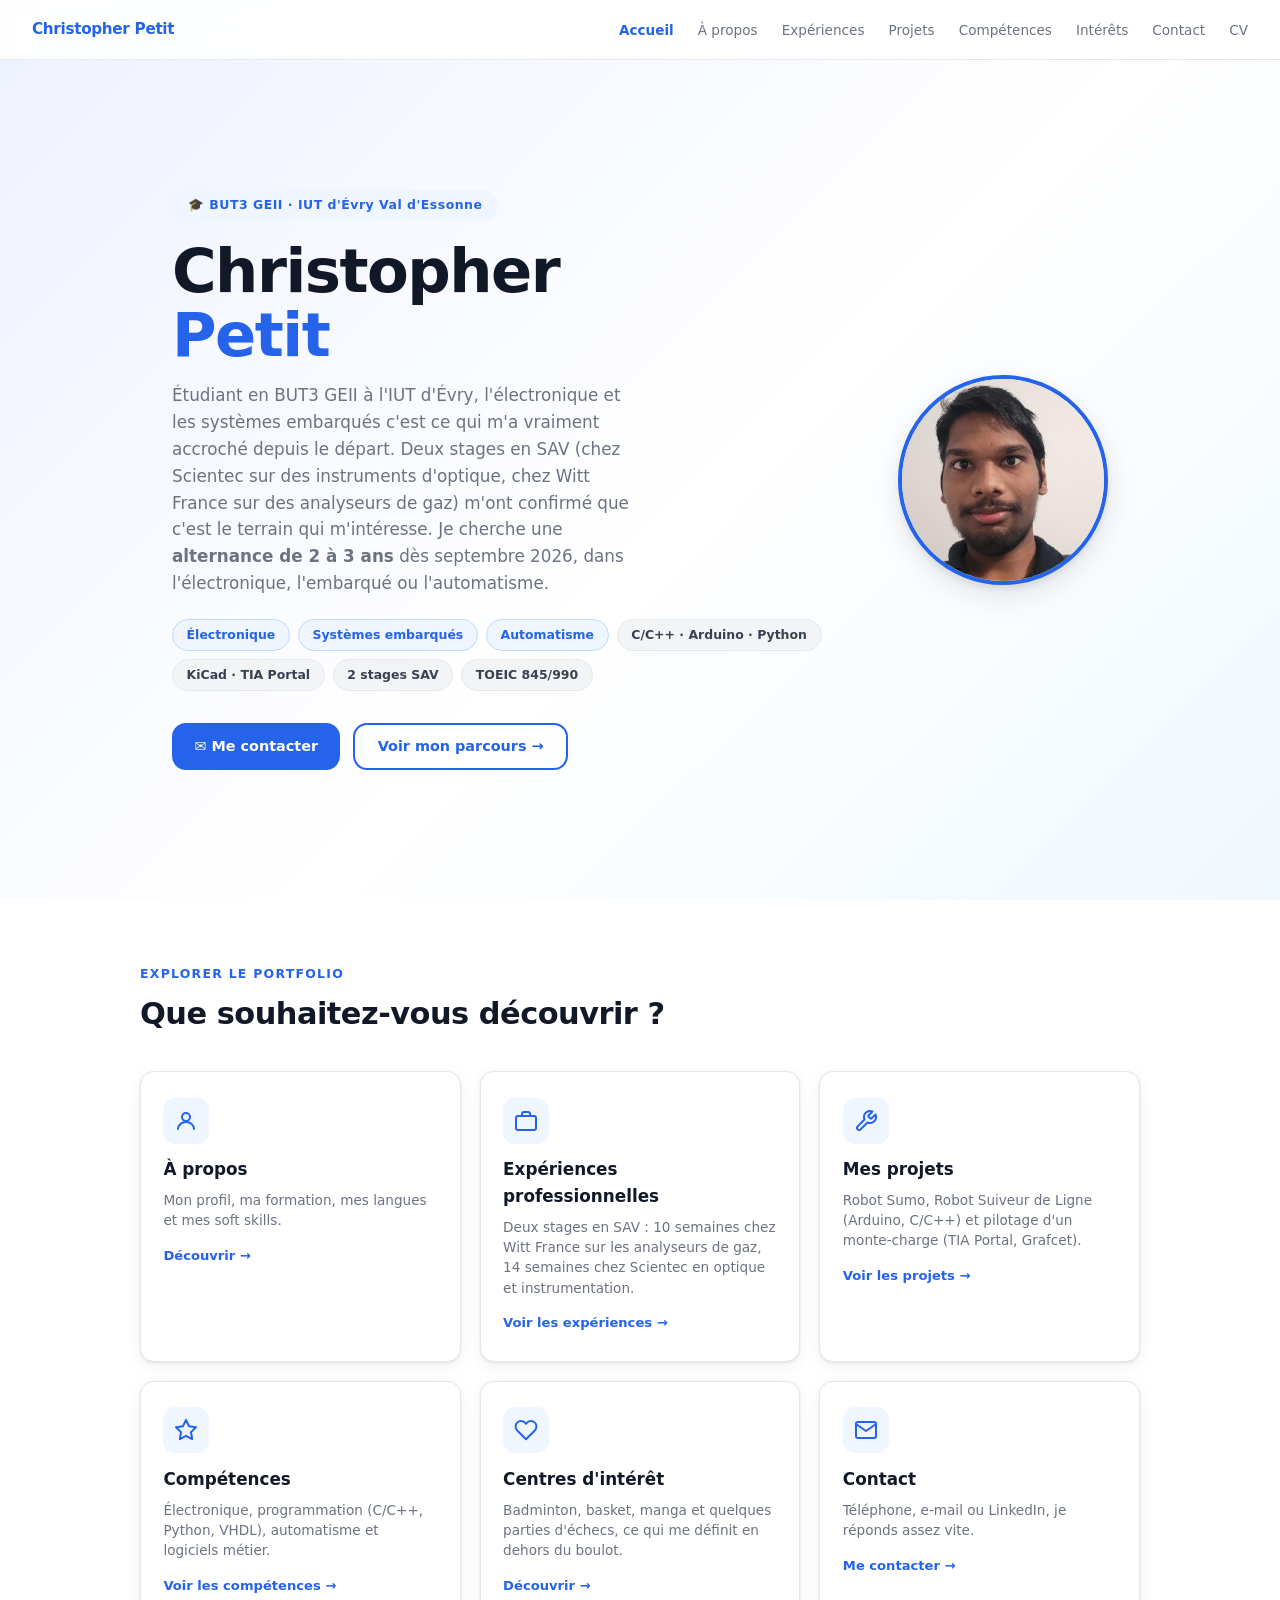
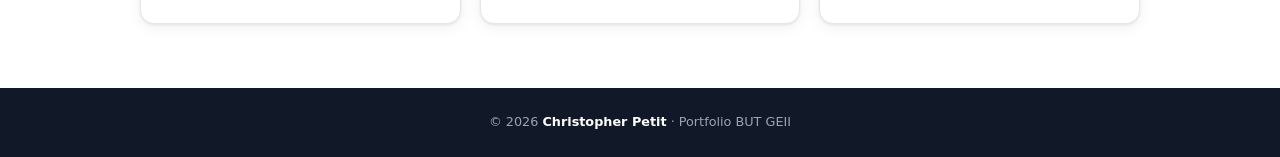
<file: index.html>
<!DOCTYPE html>
<html lang="fr">
<head>
  <meta charset="UTF-8"/>
  <meta name="viewport" content="width=device-width, initial-scale=1.0"/>
  <title>Christopher Petit – Portfolio</title>
  <style>
    *,*::before,*::after{box-sizing:border-box;margin:0;padding:0}
    html{scroll-behavior:smooth}
    body{font-family:'Segoe UI',system-ui,sans-serif;background:#f9fafb;color:#1f2937;line-height:1.6}
    a{text-decoration:none;color:inherit}
    :root{
      --accent:#2563eb;--accent-dark:#1d4ed8;--accent-light:#eff6ff;
      --surface:#fff;--border:#e5e7eb;--muted:#6b7280;
      --r:14px;--sh:0 1px 3px rgba(0,0,0,.08),0 4px 16px rgba(0,0,0,.06);
      --sh2:0 4px 6px rgba(0,0,0,.07),0 10px 30px rgba(0,0,0,.10)
    }
    /* NAV */
    nav{position:fixed;top:0;left:0;right:0;z-index:100;height:60px;padding:0 2rem;
      background:rgba(255,255,255,.93);backdrop-filter:blur(12px);
      border-bottom:1px solid var(--border);display:flex;align-items:center;justify-content:space-between}
    .nav-brand{font-weight:800;color:var(--accent);font-size:.95rem;letter-spacing:-.3px}
    .nav-links{display:flex;gap:1.5rem;list-style:none}
    .nav-links a{font-size:.85rem;font-weight:500;color:var(--muted);transition:color .2s}
    .nav-links a:hover,.nav-links a.active{color:var(--accent);font-weight:700}
    .nav-toggle{display:none;flex-direction:column;gap:5px;cursor:pointer}
    .nav-toggle span{display:block;width:22px;height:2px;background:#374151;border-radius:2px}
    /* HERO */
    .hero{min-height:100vh;padding-top:60px;display:flex;align-items:center;
      background:linear-gradient(135deg,#eef2ff 0%,#fff 55%,#f0f9ff 100%)}
    .hero-inner{max-width:1000px;margin:0 auto;padding:4rem 2rem;
      display:flex;align-items:center;gap:4rem;flex-wrap:wrap}
    .hero-text{flex:1;min-width:260px}
    .badge{display:inline-flex;align-items:center;gap:.4rem;background:var(--accent-light);
      color:var(--accent);font-size:.78rem;font-weight:700;padding:.35rem 1rem;
      border-radius:999px;margin-bottom:1.2rem;letter-spacing:.04em}
    h1.hero-name{font-size:clamp(2.4rem,5vw,3.8rem);font-weight:900;
      letter-spacing:-1.5px;line-height:1.05;color:#111827}
    h1.hero-name span{color:var(--accent)}
    .hero-sub{margin-top:.9rem;font-size:1.05rem;color:var(--muted);max-width:460px}
    .hero-chips{display:flex;flex-wrap:wrap;gap:.5rem;margin-top:1.4rem}
    .chip{font-size:.78rem;font-weight:600;padding:.3rem .85rem;border-radius:999px;
      background:#f3f4f6;color:#374151;border:1px solid var(--border)}
    .chip-b{background:var(--accent-light);color:var(--accent);border-color:#bfdbfe}
    .hero-cta{display:flex;gap:.8rem;margin-top:2rem;flex-wrap:wrap}
    .btn{display:inline-flex;align-items:center;gap:.4rem;padding:.65rem 1.4rem;
      border-radius:var(--r);font-size:.9rem;font-weight:600;transition:.2s;cursor:pointer;border:none}
    .btn-p{background:var(--accent);color:#fff}
    .btn-p:hover{background:var(--accent-dark);transform:translateY(-1px);box-shadow:var(--sh2)}
    .btn-o{background:transparent;color:var(--accent);border:2px solid var(--accent)}
    .btn-o:hover{background:var(--accent-light)}
    .avatar{width:210px;height:210px;border-radius:50%;flex-shrink:0;
      background:var(--accent-light);border:4px solid var(--accent);
      display:flex;align-items:center;justify-content:center;
      overflow:hidden;box-shadow:var(--sh2)}
    .avatar img{width:115%;height:115%;object-fit:cover;transform:translate(5%, -5%)}
    .avatar-ph{font-size:5rem;color:var(--accent);opacity:.3}
    .stats-bar{display:flex;gap:2.5rem;margin-top:2rem;flex-wrap:wrap}
    .stat-n{font-size:1.8rem;font-weight:900;color:var(--accent);line-height:1}
    .stat-l{font-size:.72rem;color:var(--muted);font-weight:600;letter-spacing:.04em;text-transform:uppercase}
    /* SECTION CARDS */
    .sec-cards{background:var(--surface);padding:4rem 2rem}
    .c{max-width:1000px;margin:0 auto}
    .sl{font-size:.78rem;font-weight:700;letter-spacing:.1em;text-transform:uppercase;color:var(--accent);margin-bottom:.4rem}
    .st{font-size:1.9rem;font-weight:800;color:#111827;margin-bottom:2rem;letter-spacing:-.5px}
    .cards-grid{display:grid;grid-template-columns:repeat(3,1fr);gap:1.2rem}
    .nav-card{background:var(--surface);border:1px solid var(--border);border-radius:var(--r);
      padding:1.6rem 1.4rem;box-shadow:var(--sh);display:block;transition:.25s;
      position:relative;overflow:hidden}
    .nav-card::before{content:'';position:absolute;top:0;left:0;right:0;height:3px;
      background:var(--accent);transform:scaleX(0);transform-origin:left;transition:transform .3s}
    .nav-card:hover{transform:translateY(-4px);box-shadow:var(--sh2);border-color:#bfdbfe}
    .nav-card:hover::before{transform:scaleX(1)}
    .ci{width:46px;height:46px;margin-bottom:.8rem;display:flex;align-items:center;justify-content:center;background:var(--accent-light);border-radius:12px}
    .ci svg{width:24px;height:24px;fill:none;stroke:var(--accent);stroke-width:2;stroke-linecap:round;stroke-linejoin:round}
    .ct{font-size:1.05rem;font-weight:800;color:#111827;margin-bottom:.4rem}
    .cd{font-size:.85rem;color:var(--muted);line-height:1.5}
    .ca{display:inline-flex;align-items:center;gap:.3rem;margin-top:.9rem;
      font-size:.82rem;font-weight:700;color:var(--accent)}
    /* FOOTER */
    footer{background:#111827;color:#9ca3af;text-align:center;padding:1.5rem 2rem;font-size:.8rem}
    footer span{color:#fff;font-weight:600}
    /* ANIM */
    .fi{opacity:0;transform:translateY(18px);transition:opacity .6s,transform .6s}
    .fi.v{opacity:1;transform:none}
    /* RESPONSIVE */
    @media(max-width:900px){.cards-grid{grid-template-columns:repeat(2,1fr)}}
    @media(max-width:600px){
      .cards-grid{grid-template-columns:1fr}
      .nav-links{display:none;flex-direction:column;position:absolute;top:60px;left:0;right:0;
        background:#fff;padding:1rem 2rem;border-bottom:1px solid var(--border);gap:1rem}
      .nav-links.open{display:flex}
      .nav-toggle{display:flex}
      .hero-inner{flex-direction:column-reverse;gap:2rem}
      .avatar{width:150px;height:150px}
    }
  </style>
</head>
<body>

<nav>
  <div class="nav-brand">Christopher Petit</div>
  <ul class="nav-links" id="nl">
    <li><a href="index.html" class="active">Accueil</a></li>
    <li><a href="apropos.html">À propos</a></li>
    <li><a href="experience.html">Expériences</a></li>
    <li><a href="projets.html">Projets</a></li>
    <li><a href="competences.html">Compétences</a></li>
    <li><a href="interets.html">Intérêts</a></li>
    <li><a href="contact.html">Contact</a></li>
    <li><a href="cv.html">CV</a></li>
  </ul>
  <div class="nav-toggle" onclick="document.getElementById('nl').classList.toggle('open')">
    <span></span><span></span><span></span>
  </div>
</nav>

<!-- HERO -->
<section class="hero">
  <div class="hero-inner">
    <div class="hero-text fi">
      <div class="badge">🎓 BUT3 GEII · IUT d'Évry Val d'Essonne</div>
      <h1 class="hero-name">Christopher<br><span>Petit</span></h1>
      <p class="hero-sub">Étudiant en BUT3 GEII à l'IUT d'Évry, l'électronique et les systèmes embarqués c'est ce qui m'a vraiment accroché depuis le départ. Deux stages en SAV (chez Scientec sur des instruments d'optique, chez Witt France sur des analyseurs de gaz) m'ont confirmé que c'est le terrain qui m'intéresse. Je cherche une <strong>alternance de 2 à 3 ans</strong> dès septembre 2026, dans l'électronique, l'embarqué ou l'automatisme.</p>
      <div class="hero-chips">
        <span class="chip chip-b">Électronique</span>
        <span class="chip chip-b">Systèmes embarqués</span>
        <span class="chip chip-b">Automatisme</span>
        <span class="chip">C/C++ · Arduino · Python</span>
        <span class="chip">KiCad · TIA Portal</span>
        <span class="chip">2 stages SAV</span>
        <span class="chip">TOEIC 845/990</span>
      </div>
      <div class="hero-cta">
        <a href="contact.html" class="btn btn-p">✉️ Me contacter</a>
        <a href="experience.html" class="btn btn-o">Voir mon parcours →</a>
      </div>
    </div>
    <div class="avatar fi">
      <img src="photos/christopher_photo.jpg" alt="Christopher Petit"/>
    </div>
  </div>
</section>

<!-- NAV CARDS -->
<section class="sec-cards">
  <div class="c">
    <p class="sl fi">Explorer le portfolio</p>
    <h2 class="st fi">Que souhaitez-vous découvrir ?</h2>
    <div class="cards-grid">

      <a href="apropos.html" class="nav-card fi">
        <div class="ci"><svg viewBox="0 0 24 24"><circle cx="12" cy="8" r="4"/><path d="M4 20c0-4 3.6-7 8-7s8 3 8 7"/></svg></div>
        <div class="ct">À propos</div>
        <div class="cd">Mon profil, ma formation, mes langues et mes soft skills.</div>
        <div class="ca">Découvrir →</div>
      </a>

      <a href="experience.html" class="nav-card fi">
        <div class="ci"><svg viewBox="0 0 24 24"><rect x="2" y="7" width="20" height="14" rx="2"/><path d="M16 7V5a2 2 0 0 0-2-2h-4a2 2 0 0 0-2 2v2"/></svg></div>
        <div class="ct">Expériences professionnelles</div>
        <div class="cd">Deux stages en SAV : 10 semaines chez Witt France sur les analyseurs de gaz, 14 semaines chez Scientec en optique et instrumentation.</div>
        <div class="ca">Voir les expériences →</div>
      </a>

      <a href="projets.html" class="nav-card fi">
        <div class="ci"><svg viewBox="0 0 24 24"><path d="M14.7 6.3a1 1 0 0 0 0 1.4l1.6 1.6a1 1 0 0 0 1.4 0l3.77-3.77a6 6 0 0 1-7.94 7.94l-6.91 6.91a2.12 2.12 0 0 1-3-3l6.91-6.91a6 6 0 0 1 7.94-7.94l-3.76 3.76z"/></svg></div>
        <div class="ct">Mes projets</div>
        <div class="cd">Robot Sumo, Robot Suiveur de Ligne (Arduino, C/C++) et pilotage d'un monte-charge (TIA Portal, Grafcet).</div>
        <div class="ca">Voir les projets →</div>
      </a>

      <a href="competences.html" class="nav-card fi">
        <div class="ci"><svg viewBox="0 0 24 24"><polygon points="12 2 15.09 8.26 22 9.27 17 14.14 18.18 21.02 12 17.77 5.82 21.02 7 14.14 2 9.27 8.91 8.26 12 2"/></svg></div>
        <div class="ct">Compétences</div>
        <div class="cd">Électronique, programmation (C/C++, Python, VHDL), automatisme et logiciels métier.</div>
        <div class="ca">Voir les compétences →</div>
      </a>

      <a href="interets.html" class="nav-card fi">
        <div class="ci"><svg viewBox="0 0 24 24"><path d="M20.84 4.61a5.5 5.5 0 0 0-7.78 0L12 5.67l-1.06-1.06a5.5 5.5 0 0 0-7.78 7.78l1.06 1.06L12 21.23l7.78-7.78 1.06-1.06a5.5 5.5 0 0 0 0-7.78z"/></svg></div>
        <div class="ct">Centres d'intérêt</div>
        <div class="cd">Badminton, basket, manga et quelques parties d'échecs, ce qui me définit en dehors du boulot.</div>
        <div class="ca">Découvrir →</div>
      </a>

      <a href="contact.html" class="nav-card fi">
        <div class="ci"><svg viewBox="0 0 24 24"><path d="M4 4h16c1.1 0 2 .9 2 2v12c0 1.1-.9 2-2 2H4c-1.1 0-2-.9-2-2V6c0-1.1.9-2 2-2z"/><polyline points="22,6 12,13 2,6"/></svg></div>
        <div class="ct">Contact</div>
        <div class="cd">Téléphone, e-mail ou LinkedIn, je réponds assez vite.</div>
        <div class="ca">Me contacter →</div>
      </a>

    </div>
  </div>
</section>

<footer><p>© 2026 <span>Christopher Petit</span> · Portfolio BUT GEII</p></footer>

<script>
  const obs=new IntersectionObserver(e=>{e.forEach(x=>{if(x.isIntersecting){x.target.classList.add('v');obs.unobserve(x.target)}})},{threshold:.1});
  document.querySelectorAll('.fi').forEach(el=>obs.observe(el));
</script>
</body>
</html>
</file>
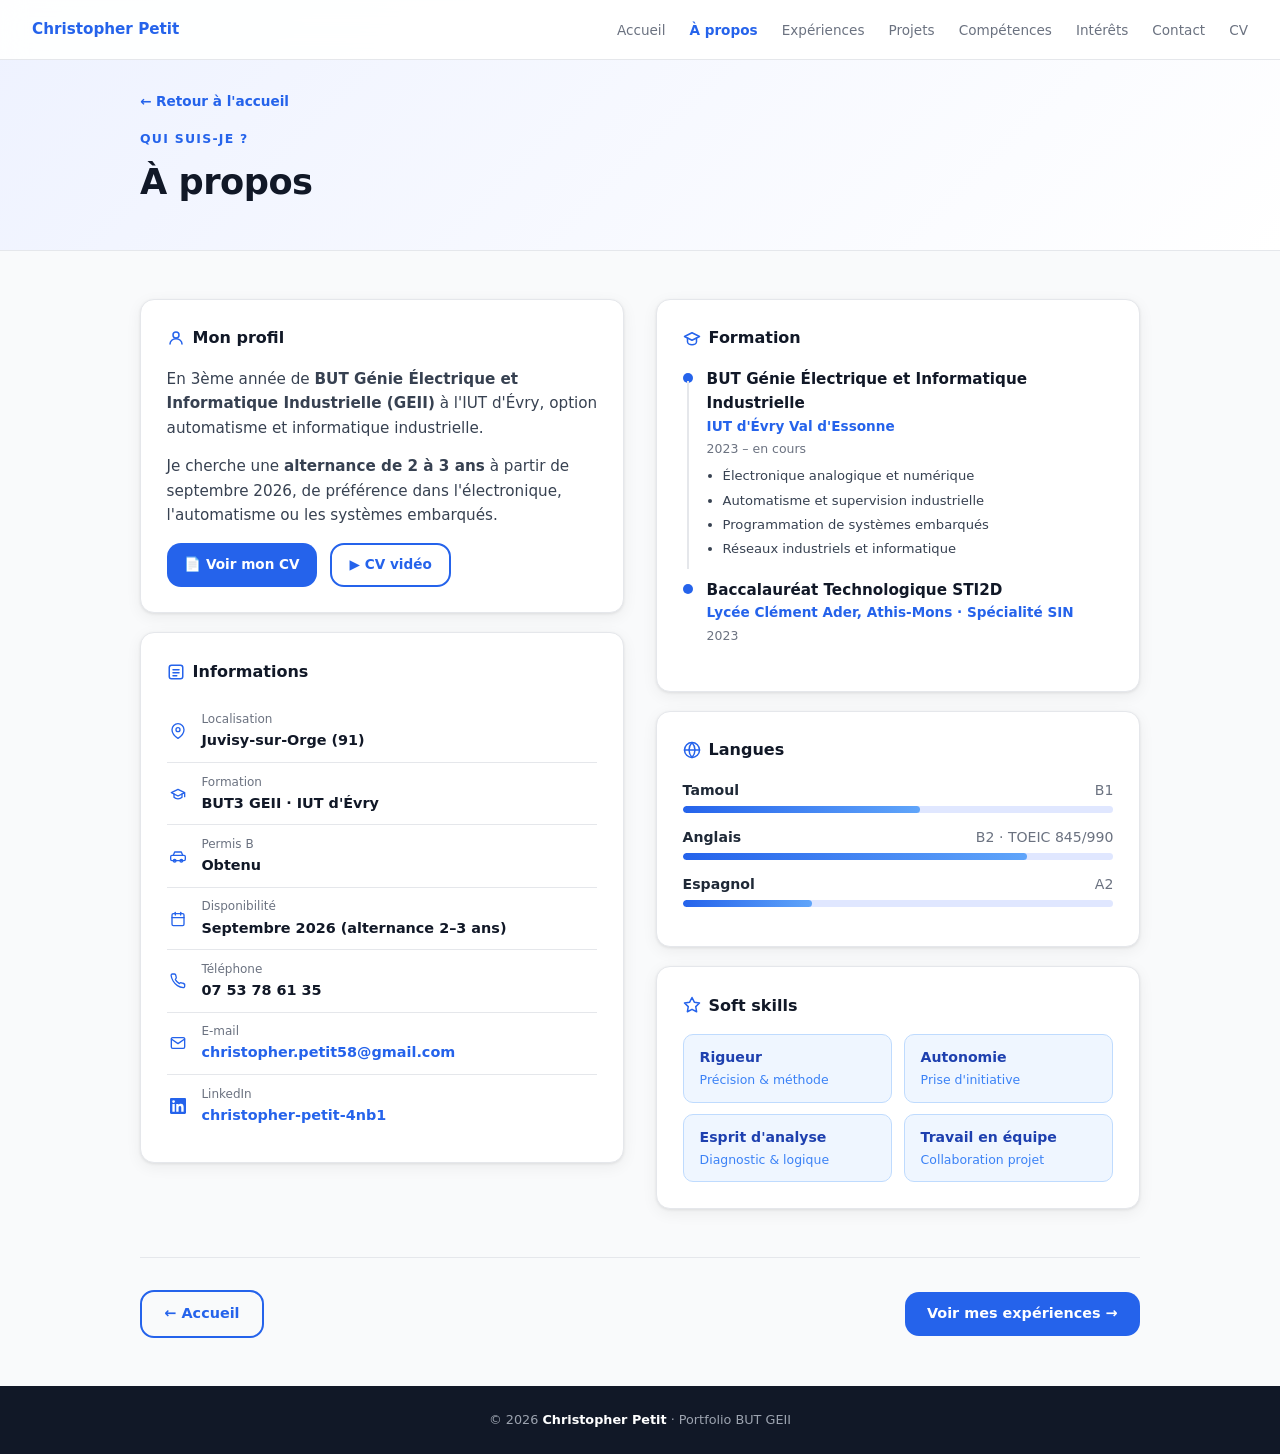
<file: apropos.html>
<!DOCTYPE html>
<html lang="fr">
<head>
  <meta charset="UTF-8"/><meta name="viewport" content="width=device-width, initial-scale=1.0"/>
  <title>À propos – Christopher Petit</title>
  <style>
    *,*::before,*::after{box-sizing:border-box;margin:0;padding:0}html{scroll-behavior:smooth}
    body{font-family:'Segoe UI',system-ui,sans-serif;background:#f9fafb;color:#1f2937;line-height:1.6}
    a{text-decoration:none;color:inherit}
    :root{--accent:#2563eb;--accent-dark:#1d4ed8;--accent-light:#eff6ff;--surface:#fff;--border:#e5e7eb;--muted:#6b7280;--r:14px;--sh:0 1px 3px rgba(0,0,0,.08),0 4px 16px rgba(0,0,0,.06);--sh2:0 4px 6px rgba(0,0,0,.07),0 10px 30px rgba(0,0,0,.10)}
    nav{position:fixed;top:0;left:0;right:0;z-index:100;height:60px;padding:0 2rem;background:rgba(255,255,255,.93);backdrop-filter:blur(12px);border-bottom:1px solid var(--border);display:flex;align-items:center;justify-content:space-between}
    .nav-brand{font-weight:800;color:var(--accent);font-size:.95rem}
    .nav-links{display:flex;gap:1.5rem;list-style:none}
    .nav-links a{font-size:.85rem;font-weight:500;color:var(--muted);transition:color .2s}
    .nav-links a:hover,.nav-links a.active{color:var(--accent);font-weight:700}
    .nav-toggle{display:none;flex-direction:column;gap:5px;cursor:pointer}
    .nav-toggle span{display:block;width:22px;height:2px;background:#374151;border-radius:2px}
    .page-hero{padding:5.5rem 2rem 2.5rem;background:linear-gradient(135deg,#eef2ff 0%,#fff 100%);border-bottom:1px solid var(--border)}
    .c{max-width:1000px;margin:0 auto}
    .back{display:inline-flex;align-items:center;gap:.4rem;font-size:.85rem;color:var(--accent);font-weight:600;margin-bottom:1rem}.back:hover{text-decoration:underline}
    .sl{font-size:.78rem;font-weight:700;letter-spacing:.1em;text-transform:uppercase;color:var(--accent);margin-bottom:.3rem}
    .pt{font-size:2.2rem;font-weight:900;color:#111827;letter-spacing:-.5px}
    .content{padding:3rem 2rem}
    .grid2{display:grid;grid-template-columns:1fr 1fr;gap:2rem}
    .card{background:var(--surface);border:1px solid var(--border);border-radius:var(--r);padding:1.6rem;box-shadow:var(--sh)}
    .card h3{font-size:1rem;font-weight:800;color:#111827;margin-bottom:1rem;display:flex;align-items:center;gap:.5rem}
    .card h3 svg{width:18px;height:18px;stroke:var(--accent);fill:none;stroke-width:2;stroke-linecap:round;stroke-linejoin:round;flex-shrink:0}
    .info-row{display:flex;align-items:center;gap:.8rem;padding:.6rem 0;border-bottom:1px solid var(--border);font-size:.9rem}
    .info-row:last-child{border-bottom:none}
    .info-icon{display:flex;align-items:center;justify-content:center;flex-shrink:0;width:22px;height:22px}
    .info-lbl{font-size:.75rem;color:var(--muted);font-weight:500}
    .info-val{font-weight:600;color:#111827}
    .profile-text p{font-size:.95rem;color:#374151;margin-bottom:.9rem}
    .soft-grid{display:grid;grid-template-columns:1fr 1fr;gap:.7rem;margin-top:.5rem}
    .soft-item{background:var(--accent-light);border:1px solid #bfdbfe;border-radius:10px;padding:.7rem 1rem}
    .soft-name{font-weight:700;font-size:.88rem;color:#1e40af}
    .soft-desc{font-size:.78rem;color:#3b82f6;margin-top:.1rem}
    .form-item{position:relative;padding-left:1.5rem;margin-bottom:1.2rem}
    .form-item::before{content:'';position:absolute;left:0;top:.4rem;width:10px;height:10px;background:var(--accent);border-radius:50%}
    .form-item::after{content:'';position:absolute;left:4px;top:14px;bottom:-10px;width:2px;background:var(--border)}
    .form-item:last-child::after{display:none}
    .form-deg{font-weight:700;font-size:.95rem;color:#111827}
    .form-school{color:var(--accent);font-size:.85rem;font-weight:600}
    .form-year{font-size:.78rem;color:var(--muted);margin-top:.1rem}
    .form-bullets{padding-left:1rem;font-size:.82rem;color:#374151;margin-top:.4rem}
    .form-bullets li{margin-bottom:.2rem}
    .lang-item{margin-bottom:.8rem}
    .lang-top{display:flex;justify-content:space-between;font-size:.88rem;font-weight:600;margin-bottom:.3rem}
    .lang-bar{height:7px;background:#e0e7ff;border-radius:999px;overflow:hidden}
    .lang-fill{height:100%;background:linear-gradient(90deg,var(--accent),#60a5fa);border-radius:999px}
    .page-nav{display:flex;justify-content:space-between;align-items:center;flex-wrap:wrap;gap:1rem;margin-top:3rem;padding-top:2rem;border-top:1px solid var(--border)}
    .btn{display:inline-flex;align-items:center;gap:.4rem;padding:.65rem 1.4rem;border-radius:var(--r);font-size:.9rem;font-weight:600;transition:.2s;cursor:pointer;border:none}
    .btn-p{background:var(--accent);color:#fff}.btn-p:hover{background:var(--accent-dark);transform:translateY(-1px)}
    .btn-o{background:transparent;color:var(--accent);border:2px solid var(--accent)}.btn-o:hover{background:var(--accent-light)}
    footer{background:#111827;color:#9ca3af;text-align:center;padding:1.5rem 2rem;font-size:.8rem}
    footer span{color:#fff;font-weight:600}
    .fi{opacity:0;transform:translateY(18px);transition:opacity .6s,transform .6s}.fi.v{opacity:1;transform:none}
    @media(max-width:700px){.grid2{grid-template-columns:1fr}.nav-links{display:none;flex-direction:column;position:absolute;top:60px;left:0;right:0;background:#fff;padding:1rem 2rem;border-bottom:1px solid var(--border);gap:1rem}.nav-links.open{display:flex}.nav-toggle{display:flex}}
  </style>
</head>
<body>
<nav>
  <div class="nav-brand">Christopher Petit</div>
  <ul class="nav-links" id="nl">
    <li><a href="index.html">Accueil</a></li>
    <li><a href="apropos.html" class="active">À propos</a></li>
    <li><a href="experience.html">Expériences</a></li>
    <li><a href="projets.html">Projets</a></li>
    <li><a href="competences.html">Compétences</a></li>
    <li><a href="interets.html">Intérêts</a></li>
    <li><a href="contact.html">Contact</a></li>
    <li><a href="cv.html">CV</a></li>
  </ul>
  <div class="nav-toggle" onclick="document.getElementById('nl').classList.toggle('open')"><span></span><span></span><span></span></div>
</nav>
<div class="page-hero">
  <div class="c">
    <a href="index.html" class="back">← Retour à l'accueil</a>
    <p class="sl">Qui suis-je ?</p>
    <h1 class="pt">À propos</h1>
  </div>
</div>
<section class="content">
  <div class="c">
    <div class="grid2">
      <!-- COL GAUCHE -->
      <div>
        <div class="card fi" style="margin-bottom:1.2rem">
          <h3><svg viewBox="0 0 24 24"><circle cx="12" cy="8" r="4"/><path d="M4 20c0-4 3.6-7 8-7s8 3 8 7"/></svg> Mon profil</h3>
          <div class="profile-text">
            <p>En 3ème année de <strong>BUT Génie Électrique et Informatique Industrielle (GEII)</strong> à l'IUT d'Évry, option automatisme et informatique industrielle.</p>
            <p>Je cherche une <strong>alternance de 2 à 3 ans</strong> à partir de septembre 2026, de préférence dans l'électronique, l'automatisme ou les systèmes embarqués.</p>
          </div>
          <div style="display:flex;gap:.8rem;flex-wrap:wrap;margin-top:1rem">
            <a href="cv.html" class="btn btn-p" style="font-size:.85rem;padding:.55rem 1.1rem">📄 Voir mon CV</a>
            <a href="https://youtube.com/shorts/dfq4I2GHjZc?feature=share" target="_blank" rel="noopener" class="btn btn-o" style="font-size:.85rem;padding:.55rem 1.1rem">▶ CV vidéo</a>
          </div>
        </div>
        <div class="card fi">
          <h3><svg viewBox="0 0 24 24"><rect x="3" y="3" width="18" height="18" rx="3"/><line x1="8" y1="9" x2="16" y2="9"/><line x1="8" y1="13" x2="16" y2="13"/><line x1="8" y1="17" x2="13" y2="17"/></svg> Informations</h3>
          <div class="info-row">
            <span class="info-icon"><svg width="16" height="16" viewBox="0 0 24 24" fill="none" stroke="var(--accent)" stroke-width="2" stroke-linecap="round" stroke-linejoin="round"><path d="M21 10c0 7-9 13-9 13s-9-6-9-13a9 9 0 0 1 18 0z"/><circle cx="12" cy="10" r="3"/></svg></span>
            <div><div class="info-lbl">Localisation</div><div class="info-val">Juvisy-sur-Orge (91)</div></div>
          </div>
          <div class="info-row">
            <span class="info-icon"><svg width="16" height="16" viewBox="0 0 24 24" fill="none" stroke="var(--accent)" stroke-width="2" stroke-linecap="round" stroke-linejoin="round"><path d="M22 10v6M2 10l10-5 10 5-10 5z"/><path d="M6 12v5c3 3 9 3 12 0v-5"/></svg></span>
            <div><div class="info-lbl">Formation</div><div class="info-val">BUT3 GEII · IUT d'Évry</div></div>
          </div>
          <div class="info-row">
            <span class="info-icon"><svg width="16" height="16" viewBox="0 0 24 24" fill="none" stroke="var(--accent)" stroke-width="2" stroke-linecap="round" stroke-linejoin="round"><rect x="1" y="11" width="22" height="8" rx="2"/><path d="M5 11l2-5h10l2 5"/><circle cx="7" cy="19" r="2"/><circle cx="17" cy="19" r="2"/></svg></span>
            <div><div class="info-lbl">Permis B</div><div class="info-val">Obtenu</div></div>
          </div>
          <div class="info-row">
            <span class="info-icon"><svg width="16" height="16" viewBox="0 0 24 24" fill="none" stroke="var(--accent)" stroke-width="2" stroke-linecap="round" stroke-linejoin="round"><rect x="3" y="4" width="18" height="18" rx="2"/><line x1="16" y1="2" x2="16" y2="6"/><line x1="8" y1="2" x2="8" y2="6"/><line x1="3" y1="10" x2="21" y2="10"/></svg></span>
            <div><div class="info-lbl">Disponibilité</div><div class="info-val">Septembre 2026 (alternance 2–3 ans)</div></div>
          </div>
          <div class="info-row">
            <span class="info-icon"><svg width="16" height="16" viewBox="0 0 24 24" fill="none" stroke="var(--accent)" stroke-width="2" stroke-linecap="round" stroke-linejoin="round"><path d="M22 16.92v3a2 2 0 0 1-2.18 2 19.79 19.79 0 0 1-8.63-3.07A19.5 19.5 0 0 1 4.69 12 19.79 19.79 0 0 1 1.62 3.33a2 2 0 0 1 2-1.77h3a2 2 0 0 1 2 1.72c.127.96.361 1.903.7 2.81a2 2 0 0 1-.45 2.11L8.09 9.91a16 16 0 0 0 6 6l.75-.75a2 2 0 0 1 2.11-.45c.907.339 1.85.573 2.81.7a2 2 0 0 1 1.72 2.03z"/></svg></span>
            <div><div class="info-lbl">Téléphone</div><div class="info-val">07 53 78 61 35</div></div>
          </div>
          <div class="info-row">
            <span class="info-icon"><svg width="16" height="16" viewBox="0 0 24 24" fill="none" stroke="var(--accent)" stroke-width="2" stroke-linecap="round" stroke-linejoin="round"><path d="M4 4h16c1.1 0 2 .9 2 2v12c0 1.1-.9 2-2 2H4c-1.1 0-2-.9-2-2V6c0-1.1.9-2 2-2z"/><polyline points="22,6 12,13 2,6"/></svg></span>
            <div><div class="info-lbl">E-mail</div><div class="info-val"><a href="mailto:christopher.petit58@gmail.com" style="color:var(--accent)">christopher.petit58@gmail.com</a></div></div>
          </div>
          <div class="info-row">
            <span class="info-icon"><svg width="16" height="16" viewBox="0 0 24 24" fill="var(--accent)"><path d="M20.447 20.452h-3.554v-5.569c0-1.328-.027-3.037-1.852-3.037-1.853 0-2.136 1.445-2.136 2.939v5.667H9.351V9h3.414v1.561h.046c.477-.9 1.637-1.85 3.37-1.85 3.601 0 4.267 2.37 4.267 5.455v6.286zM5.337 7.433a2.062 2.062 0 0 1-2.063-2.065 2.064 2.064 0 1 1 2.063 2.065zm1.782 13.019H3.555V9h3.564v11.452zM22.225 0H1.771C.792 0 0 .774 0 1.729v20.542C0 23.227.792 24 1.771 24h20.451C23.2 24 24 23.227 24 22.271V1.729C24 .774 23.2 0 22.222 0h.003z"/></svg></span>
            <div><div class="info-lbl">LinkedIn</div><div class="info-val"><a href="https://linkedin.com/in/christopher-petit-4nb1/" target="_blank" style="color:var(--accent)">christopher-petit-4nb1</a></div></div>
          </div>
        </div>
      </div>
      <!-- COL DROITE -->
      <div>
        <div class="card fi" style="margin-bottom:1.2rem">
          <h3><svg viewBox="0 0 24 24"><path d="M22 10L12 5 2 10l10 5 10-5z"/><path d="M6 12v5c0 2 2.7 4 6 4s6-2 6-4v-5"/></svg> Formation</h3>
          <div class="form-item">
            <div class="form-deg">BUT Génie Électrique et Informatique Industrielle</div>
            <div class="form-school">IUT d'Évry Val d'Essonne</div>
            <div class="form-year">2023 – en cours</div>
            <ul class="form-bullets">
              <li>Électronique analogique et numérique</li>
              <li>Automatisme et supervision industrielle</li>
              <li>Programmation de systèmes embarqués</li>
              <li>Réseaux industriels et informatique</li>
            </ul>
          </div>
          <div class="form-item">
            <div class="form-deg">Baccalauréat Technologique STI2D</div>
            <div class="form-school">Lycée Clément Ader, Athis-Mons · Spécialité SIN</div>
            <div class="form-year">2023</div>
          </div>
        </div>
        <div class="card fi" style="margin-bottom:1.2rem">
          <h3><svg viewBox="0 0 24 24"><circle cx="12" cy="12" r="10"/><line x1="2" y1="12" x2="22" y2="12"/><path d="M12 2a15.3 15.3 0 0 1 4 10 15.3 15.3 0 0 1-4 10 15.3 15.3 0 0 1-4-10 15.3 15.3 0 0 1 4-10z"/></svg> Langues</h3>
          <div class="lang-item">
            <div class="lang-top"><span>Tamoul</span><span style="color:var(--muted);font-weight:500">B1</span></div>
            <div class="lang-bar"><div class="lang-fill" style="width:55%"></div></div>
          </div>
          <div class="lang-item">
            <div class="lang-top"><span>Anglais</span><span style="color:var(--muted);font-weight:500">B2 · TOEIC 845/990</span></div>
            <div class="lang-bar"><div class="lang-fill" style="width:80%"></div></div>
          </div>
          <div class="lang-item">
            <div class="lang-top"><span>Espagnol</span><span style="color:var(--muted);font-weight:500">A2</span></div>
            <div class="lang-bar"><div class="lang-fill" style="width:30%"></div></div>
          </div>
        </div>
        <div class="card fi">
          <h3><svg viewBox="0 0 24 24"><polygon points="12 2 15.09 8.26 22 9.27 17 14.14 18.18 21.02 12 17.77 5.82 21.02 7 14.14 2 9.27 8.91 8.26 12 2"/></svg> Soft skills</h3>
          <div class="soft-grid">
            <div class="soft-item"><div class="soft-name">Rigueur</div><div class="soft-desc">Précision & méthode</div></div>
            <div class="soft-item"><div class="soft-name">Autonomie</div><div class="soft-desc">Prise d'initiative</div></div>
            <div class="soft-item"><div class="soft-name">Esprit d'analyse</div><div class="soft-desc">Diagnostic & logique</div></div>
            <div class="soft-item"><div class="soft-name">Travail en équipe</div><div class="soft-desc">Collaboration projet</div></div>
          </div>
        </div>
      </div>
    </div>
    <div class="page-nav fi">
      <a href="index.html" class="btn btn-o">← Accueil</a>
      <a href="experience.html" class="btn btn-p">Voir mes expériences →</a>
    </div>
  </div>
</section>
<footer><p>© 2026 <span>Christopher Petit</span> · Portfolio BUT GEII</p></footer>
<script>const obs=new IntersectionObserver(e=>{e.forEach(x=>{if(x.isIntersecting){x.target.classList.add('v');obs.unobserve(x.target)}})},{threshold:.08});document.querySelectorAll('.fi').forEach(el=>obs.observe(el));</script>
</body></html>
</file>
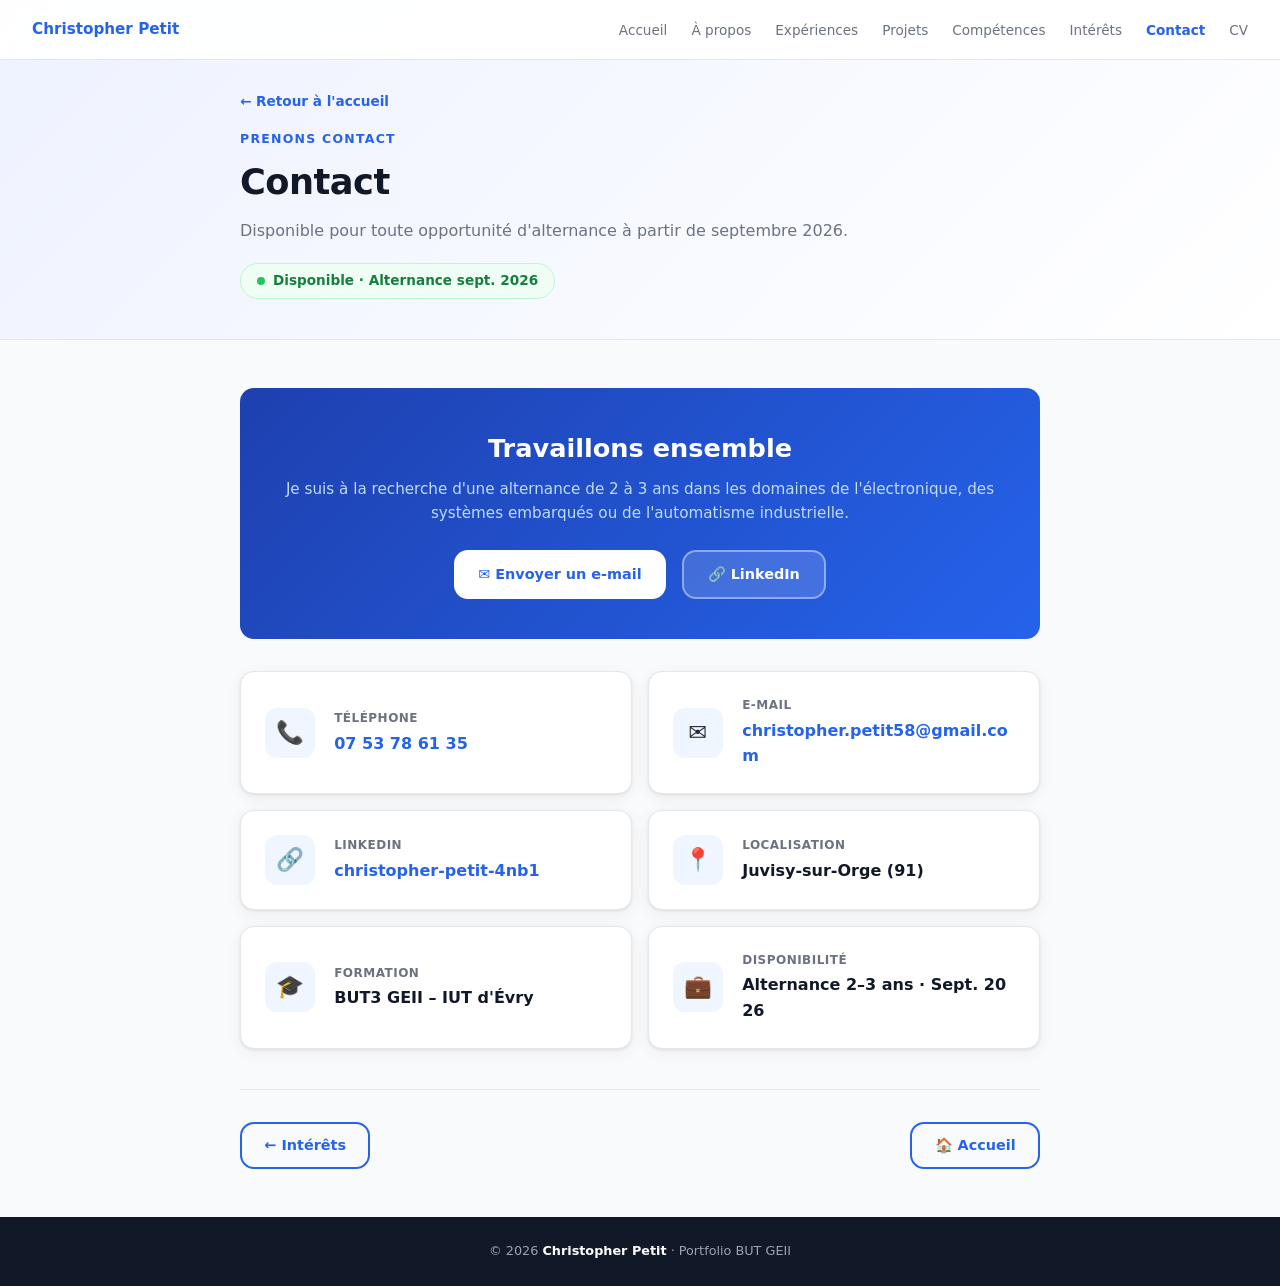
<file: contact.html>
<!DOCTYPE html>
<html lang="fr">
<head>
  <meta charset="UTF-8"/><meta name="viewport" content="width=device-width, initial-scale=1.0"/>
  <title>Contact – Christopher Petit</title>
  <style>
    *,*::before,*::after{box-sizing:border-box;margin:0;padding:0}html{scroll-behavior:smooth}
    body{font-family:'Segoe UI',system-ui,sans-serif;background:#f9fafb;color:#1f2937;line-height:1.6}
    a{text-decoration:none;color:inherit}
    :root{--accent:#2563eb;--accent-dark:#1d4ed8;--accent-light:#eff6ff;--surface:#fff;--border:#e5e7eb;--muted:#6b7280;--r:14px;--sh:0 1px 3px rgba(0,0,0,.08),0 4px 16px rgba(0,0,0,.06);--sh2:0 4px 6px rgba(0,0,0,.07),0 10px 30px rgba(0,0,0,.10)}
    nav{position:fixed;top:0;left:0;right:0;z-index:100;height:60px;padding:0 2rem;background:rgba(255,255,255,.93);backdrop-filter:blur(12px);border-bottom:1px solid var(--border);display:flex;align-items:center;justify-content:space-between}
    .nav-brand{font-weight:800;color:var(--accent);font-size:.95rem}
    .nav-links{display:flex;gap:1.5rem;list-style:none}
    .nav-links a{font-size:.85rem;font-weight:500;color:var(--muted);transition:color .2s}
    .nav-links a:hover,.nav-links a.active{color:var(--accent);font-weight:700}
    .nav-toggle{display:none;flex-direction:column;gap:5px;cursor:pointer}
    .nav-toggle span{display:block;width:22px;height:2px;background:#374151;border-radius:2px}
    .page-hero{padding:5.5rem 2rem 2.5rem;background:linear-gradient(135deg,#eef2ff 0%,#fff 100%);border-bottom:1px solid var(--border)}
    .c{max-width:800px;margin:0 auto}
    .back{display:inline-flex;align-items:center;gap:.4rem;font-size:.85rem;color:var(--accent);font-weight:600;margin-bottom:1rem}.back:hover{text-decoration:underline}
    .sl{font-size:.78rem;font-weight:700;letter-spacing:.1em;text-transform:uppercase;color:var(--accent);margin-bottom:.3rem}
    .pt{font-size:2.2rem;font-weight:900;color:#111827;letter-spacing:-.5px}
    .pt-sub{color:var(--muted);margin-top:.5rem;font-size:1rem}
    .content{padding:3rem 2rem}
    /* Contact cards grid */
    .contact-grid{display:grid;grid-template-columns:repeat(auto-fit,minmax(300px,1fr));gap:1rem;margin-bottom:2.5rem}
    .contact-card{background:var(--surface);border:1px solid var(--border);border-radius:var(--r);padding:1.5rem;box-shadow:var(--sh);display:flex;align-items:center;gap:1.2rem;transition:.2s}
    .contact-card:hover{box-shadow:var(--sh2);border-color:#bfdbfe;transform:translateY(-2px)}
    .cc-icon{width:50px;height:50px;border-radius:12px;background:var(--accent-light);display:flex;align-items:center;justify-content:center;font-size:1.4rem;flex-shrink:0}
    .cc-lbl{font-size:.75rem;color:var(--muted);font-weight:600;text-transform:uppercase;letter-spacing:.04em;margin-bottom:.15rem}
    .cc-val{font-size:1rem;font-weight:700;color:#111827;word-break:break-all}
    .cc-val a{color:var(--accent)}
    /* CTA section */
    .cta-box{background:linear-gradient(135deg,#1e40af,#2563eb);border-radius:var(--r);padding:2.5rem;text-align:center;color:#fff;margin-bottom:2rem}
    .cta-box h2{font-size:1.6rem;font-weight:900;margin-bottom:.5rem}
    .cta-box p{color:#bfdbfe;margin-bottom:1.5rem;font-size:.95rem}
    .cta-btns{display:flex;gap:1rem;justify-content:center;flex-wrap:wrap}
    .btn{display:inline-flex;align-items:center;gap:.4rem;padding:.7rem 1.5rem;border-radius:var(--r);font-size:.9rem;font-weight:700;transition:.2s;cursor:pointer;border:none}
    .btn-white{background:#fff;color:var(--accent)}.btn-white:hover{background:#eff6ff;transform:translateY(-1px)}
    .btn-ghost{background:rgba(255,255,255,.15);color:#fff;border:2px solid rgba(255,255,255,.4)}.btn-ghost:hover{background:rgba(255,255,255,.25)}
    .btn-o{background:transparent;color:var(--accent);border:2px solid var(--accent)}.btn-o:hover{background:var(--accent-light)}
    /* Disponibilité */
    .avail{display:inline-flex;align-items:center;gap:.5rem;background:#f0fdf4;border:1px solid #bbf7d0;border-radius:999px;padding:.4rem 1rem;font-size:.85rem;font-weight:600;color:#15803d;margin-top:1.2rem}
    .dot{width:8px;height:8px;background:#22c55e;border-radius:50%;animation:pulse 2s infinite}
    @keyframes pulse{0%,100%{opacity:1}50%{opacity:.4}}
    .page-nav{display:flex;justify-content:space-between;align-items:center;flex-wrap:wrap;gap:1rem;margin-top:2rem;padding-top:2rem;border-top:1px solid var(--border)}
    footer{background:#111827;color:#9ca3af;text-align:center;padding:1.5rem 2rem;font-size:.8rem}
    footer span{color:#fff;font-weight:600}
    .fi{opacity:0;transform:translateY(18px);transition:opacity .6s,transform .6s}.fi.v{opacity:1;transform:none}
    @media(max-width:600px){.nav-links{display:none;flex-direction:column;position:absolute;top:60px;left:0;right:0;background:#fff;padding:1rem 2rem;border-bottom:1px solid var(--border);gap:1rem}.nav-links.open{display:flex}.nav-toggle{display:flex}}
  </style>
</head>
<body>
<nav>
  <div class="nav-brand">Christopher Petit</div>
  <ul class="nav-links" id="nl">
    <li><a href="index.html">Accueil</a></li>
    <li><a href="apropos.html">À propos</a></li>
    <li><a href="experience.html">Expériences</a></li>
    <li><a href="projets.html">Projets</a></li>
    <li><a href="competences.html">Compétences</a></li>
    <li><a href="interets.html">Intérêts</a></li>
    <li><a href="contact.html" class="active">Contact</a></li>
    <li><a href="cv.html">CV</a></li>
  </ul>
  <div class="nav-toggle" onclick="document.getElementById('nl').classList.toggle('open')"><span></span><span></span><span></span></div>
</nav>

<div class="page-hero">
  <div class="c">
    <a href="index.html" class="back">← Retour à l'accueil</a>
    <p class="sl">Prenons contact</p>
    <h1 class="pt">Contact</h1>
    <p class="pt-sub">Disponible pour toute opportunité d'alternance à partir de septembre 2026.</p>
    <div class="avail"><span class="dot"></span> Disponible · Alternance sept. 2026</div>
  </div>
</div>

<section class="content">
  <div class="c">
    <!-- CTA -->
    <div class="cta-box fi">
      <h2>Travaillons ensemble</h2>
      <p>Je suis à la recherche d'une alternance de 2 à 3 ans dans les domaines de l'électronique, des systèmes embarqués ou de l'automatisme industrielle.</p>
      <div class="cta-btns">
        <a href="mailto:christopher.petit58@gmail.com" class="btn btn-white">✉️ Envoyer un e-mail</a>
        <a href="https://linkedin.com/in/christopher-petit-4nb1/" target="_blank" class="btn btn-ghost">🔗 LinkedIn</a>
      </div>
    </div>

    <!-- Contact cards -->
    <div class="contact-grid">
      <div class="contact-card fi">
        <div class="cc-icon">📞</div>
        <div>
          <div class="cc-lbl">Téléphone</div>
          <div class="cc-val"><a href="tel:0753786135">07 53 78 61 35</a></div>
        </div>
      </div>
      <div class="contact-card fi">
        <div class="cc-icon">✉️</div>
        <div>
          <div class="cc-lbl">E-mail</div>
          <div class="cc-val"><a href="mailto:christopher.petit58@gmail.com">christopher.petit58@gmail.com</a></div>
        </div>
      </div>
      <div class="contact-card fi">
        <div class="cc-icon">🔗</div>
        <div>
          <div class="cc-lbl">LinkedIn</div>
          <div class="cc-val"><a href="https://linkedin.com/in/christopher-petit-4nb1/" target="_blank">christopher-petit-4nb1</a></div>
        </div>
      </div>
      <div class="contact-card fi">
        <div class="cc-icon">📍</div>
        <div>
          <div class="cc-lbl">Localisation</div>
          <div class="cc-val">Juvisy-sur-Orge (91)</div>
        </div>
      </div>
      <div class="contact-card fi">
        <div class="cc-icon">🎓</div>
        <div>
          <div class="cc-lbl">Formation</div>
          <div class="cc-val">BUT3 GEII – IUT d'Évry</div>
        </div>
      </div>
      <div class="contact-card fi">
        <div class="cc-icon">💼</div>
        <div>
          <div class="cc-lbl">Disponibilité</div>
          <div class="cc-val">Alternance 2–3 ans · Sept. 2026</div>
        </div>
      </div>
    </div>

    <div class="page-nav fi">
      <a href="interets.html" class="btn-o btn" style="font-size:.9rem;font-weight:600;padding:.65rem 1.4rem;border-radius:var(--r);border:2px solid var(--accent);color:var(--accent)">← Intérêts</a>
      <a href="index.html" class="btn btn-o" style="font-size:.9rem;font-weight:600;padding:.65rem 1.4rem;border-radius:var(--r);border:2px solid var(--accent);color:var(--accent)">🏠 Accueil</a>
    </div>
  </div>
</section>

<footer><p>© 2026 <span>Christopher Petit</span> · Portfolio BUT GEII</p></footer>
<script>const obs=new IntersectionObserver(e=>{e.forEach(x=>{if(x.isIntersecting){x.target.classList.add('v');obs.unobserve(x.target)}})},{threshold:.08});document.querySelectorAll('.fi').forEach(el=>obs.observe(el));</script>
</body></html>
</file>
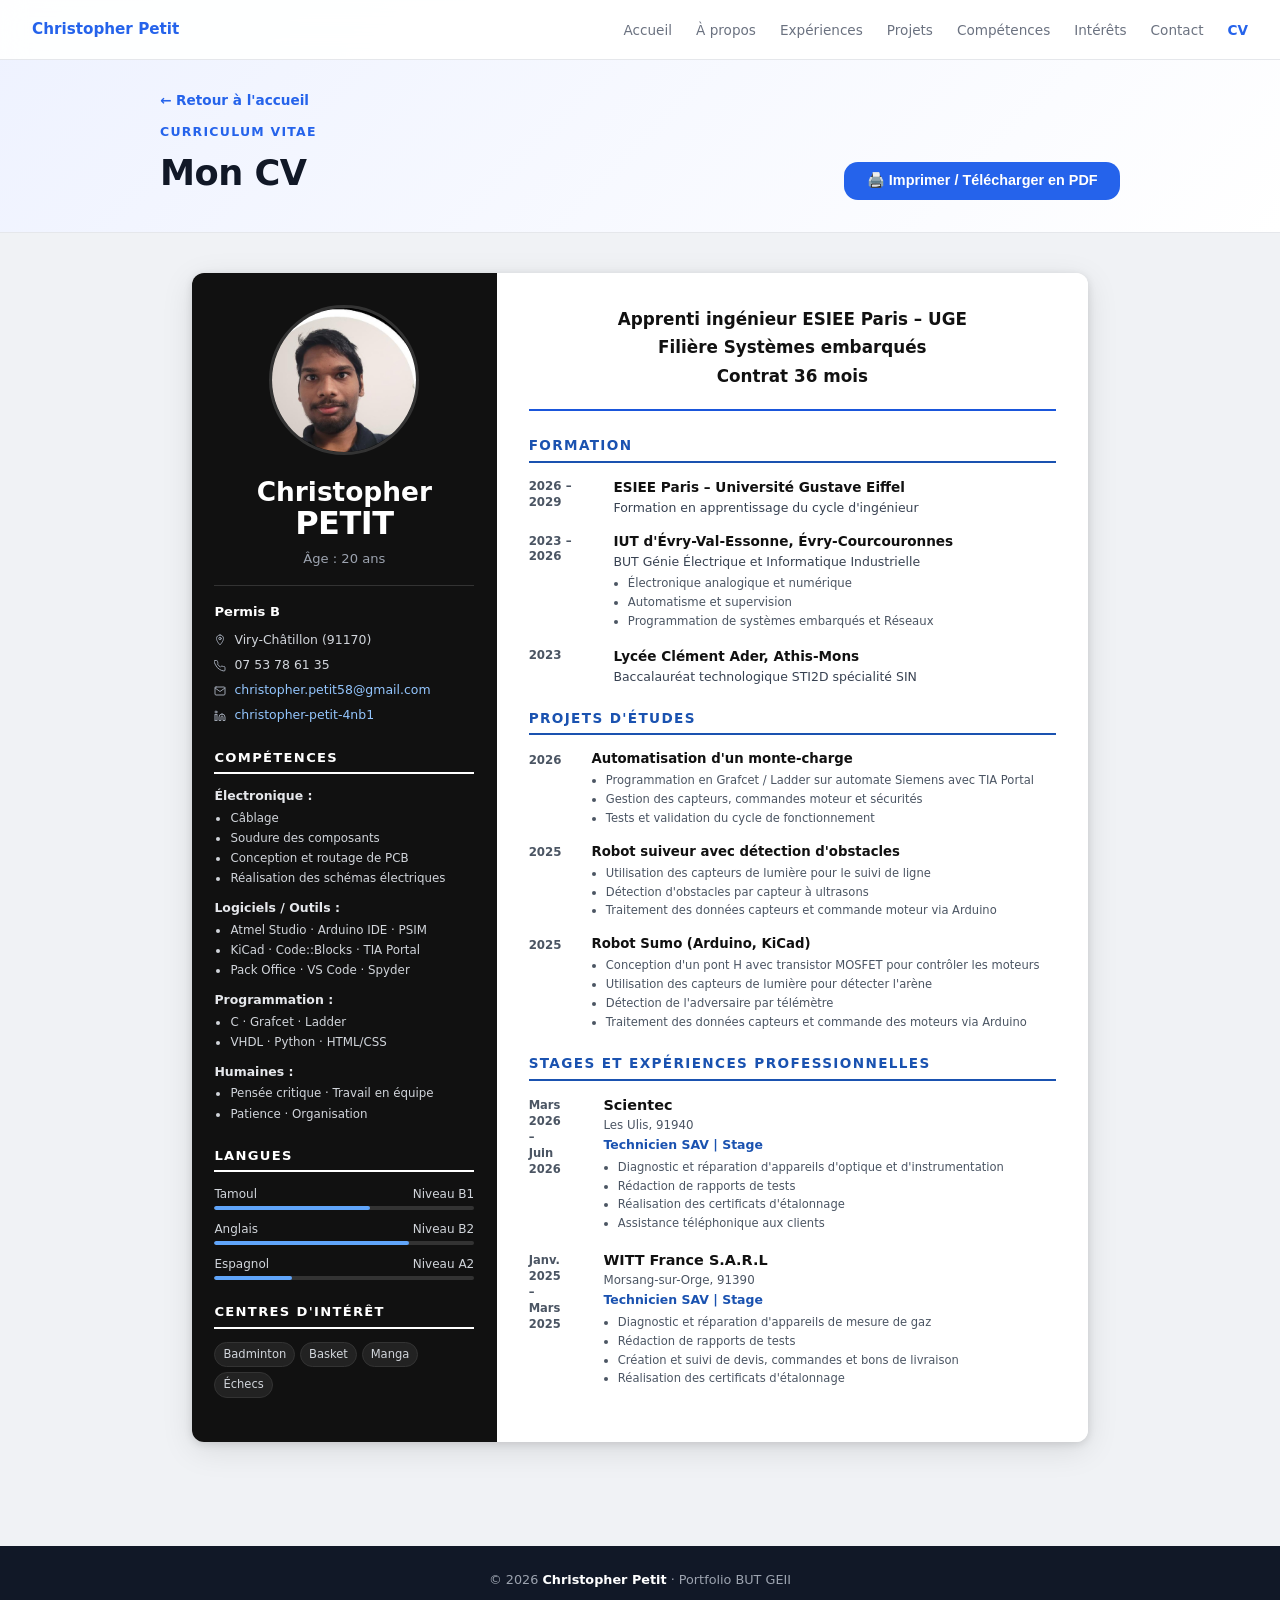
<file: cv.html>
<!DOCTYPE html>
<html lang="fr">
<head>
  <meta charset="UTF-8"/><meta name="viewport" content="width=device-width, initial-scale=1.0"/>
  <title>CV – Christopher Petit</title>
  <style>
    *,*::before,*::after{box-sizing:border-box;margin:0;padding:0}
    html{scroll-behavior:smooth}
    body{font-family:'Segoe UI',system-ui,sans-serif;background:#f0f2f5;color:#1f2937;line-height:1.5}
    a{text-decoration:none;color:inherit}
    :root{--accent:#2563eb;--accent-dark:#1d4ed8;--accent-light:#eff6ff;--border:#e5e7eb;--muted:#6b7280;--r:14px;--sh:0 2px 8px rgba(0,0,0,.12),0 8px 32px rgba(0,0,0,.1)}

    /* NAV */
    nav{position:fixed;top:0;left:0;right:0;z-index:100;height:60px;padding:0 2rem;background:rgba(255,255,255,.93);backdrop-filter:blur(12px);border-bottom:1px solid var(--border);display:flex;align-items:center;justify-content:space-between}
    .nav-brand{font-weight:800;color:var(--accent);font-size:.95rem}
    .nav-links{display:flex;gap:1.5rem;list-style:none}
    .nav-links a{font-size:.85rem;font-weight:500;color:var(--muted);transition:color .2s}
    .nav-links a:hover,.nav-links a.active{color:var(--accent);font-weight:700}
    .nav-toggle{display:none;flex-direction:column;gap:5px;cursor:pointer}
    .nav-toggle span{display:block;width:22px;height:2px;background:#374151;border-radius:2px}

    /* PAGE HEADER */
    .page-hero{padding:5.5rem 2rem 2rem;background:linear-gradient(135deg,#eef2ff 0%,#fff 100%);border-bottom:1px solid var(--border)}
    .hero-inner{max-width:960px;margin:0 auto;display:flex;justify-content:space-between;align-items:flex-end;flex-wrap:wrap;gap:1rem}
    .back{display:inline-flex;align-items:center;gap:.4rem;font-size:.85rem;color:var(--accent);font-weight:600;margin-bottom:.8rem}.back:hover{text-decoration:underline}
    .sl{font-size:.78rem;font-weight:700;letter-spacing:.1em;text-transform:uppercase;color:var(--accent);margin-bottom:.3rem}
    .pt{font-size:2.2rem;font-weight:900;color:#111827;letter-spacing:-.5px}
    .print-btn{display:inline-flex;align-items:center;gap:.5rem;background:var(--accent);color:#fff;padding:.65rem 1.4rem;border-radius:var(--r);font-size:.9rem;font-weight:700;cursor:pointer;border:none;transition:.2s;flex-shrink:0}
    .print-btn:hover{background:var(--accent-dark);transform:translateY(-1px)}

    /* CV WRAPPER */
    .cv-wrapper{max-width:960px;margin:2.5rem auto;padding:0 2rem 4rem}

    /* CV CARD */
    .cv-card{background:#fff;border-radius:12px;box-shadow:var(--sh);overflow:hidden;display:grid;grid-template-columns:34% 66%}

    /* ═══ COLONNE GAUCHE (noire) ═══ */
    .cv-left{background:#111;color:#fff;padding:2rem 1.4rem}

    .cv-photo-wrap{width:150px;height:150px;border-radius:50%;overflow:hidden;margin:0 auto 1.4rem;border:3px solid #333;flex-shrink:0}
    .cv-photo-wrap img{width:100%;height:100%;object-fit:cover;object-position:center top}

    .cv-name-block{text-align:center;margin-bottom:.8rem}
    .cv-firstname{font-size:1.65rem;font-weight:700;line-height:1.1;color:#fff}
    .cv-lastname{font-size:2rem;font-weight:900;line-height:1.1;color:#fff;letter-spacing:-.5px}
    .cv-age{font-size:.82rem;color:#9ca3af;margin-top:.5rem}

    .cv-divider{border:none;border-top:1px solid #333;margin:1rem 0}

    .cv-contact-block{margin-bottom:.5rem}
    .cv-contact-line{font-size:.78rem;color:#d1d5db;margin-bottom:.4rem;display:flex;align-items:center;gap:.5rem}
    .cv-contact-line a{color:#93c5fd}
    .cv-contact-line a:hover{text-decoration:underline}
    .cv-contact-bold{font-weight:700;font-size:.82rem;color:#fff;margin-bottom:.6rem}

    /* Sections gauche */
    .cv-sec-l{margin-top:1.4rem}
    .cv-sec-l-title{font-size:.82rem;font-weight:900;text-transform:uppercase;letter-spacing:.1em;color:#fff;border-bottom:2px solid #fff;padding-bottom:.3rem;margin-bottom:.8rem}
    .cv-sub-name{font-size:.78rem;font-weight:700;color:#e5e7eb;margin-top:.7rem;margin-bottom:.25rem}
    .cv-sub-list{list-style:disc;padding-left:1rem;font-size:.74rem;color:#d1d5db}
    .cv-sub-list li{margin-bottom:.15rem}

    /* Langues */
    .lang-item{margin-bottom:.6rem}
    .lang-top{display:flex;justify-content:space-between;font-size:.75rem;margin-bottom:.2rem;color:#d1d5db}
    .lang-bar{height:4px;background:#333;border-radius:999px;overflow:hidden}
    .lang-fill{height:100%;background:#60a5fa;border-radius:999px}

    /* Intérêts */
    .int-tags{display:flex;flex-wrap:wrap;gap:.3rem;margin-top:.3rem}
    .int-tag{font-size:.72rem;padding:.2rem .5rem;border-radius:999px;background:#222;color:#d1d5db;border:1px solid #333}

    /* ═══ COLONNE DROITE (blanche) ═══ */
    .cv-right{background:#fff;padding:2rem 2rem}

    /* Titre centré */
    .cv-title-block{text-align:center;margin-bottom:1.5rem;padding-bottom:1.2rem;border-bottom:2px solid #1a56db}
    .cv-title-line{font-size:1.05rem;font-weight:800;color:#111;line-height:1.7}

    /* Sections droite */
    .cv-sec-r{margin-bottom:1.3rem}
    .cv-sec-r-title{font-size:.85rem;font-weight:900;text-transform:uppercase;letter-spacing:.1em;color:#1a52b0;border-bottom:2px solid #1a52b0;padding-bottom:.3rem;margin-bottom:.9rem}

    /* Formation */
    .form-row{display:grid;grid-template-columns:72px 1fr;gap:.5rem .8rem;margin-bottom:.85rem;align-items:start}
    .form-year{font-size:.74rem;font-weight:700;color:#4b5563;padding-top:.15rem;line-height:1.3}
    .form-school{font-weight:800;font-size:.85rem;color:#111}
    .form-degree{font-size:.78rem;color:#374151;margin-top:.1rem}
    .form-sub{padding-left:.9rem;font-size:.73rem;color:#4b5563;margin-top:.2rem;list-style:disc}
    .form-sub li{margin-bottom:.1rem}

    /* Projets */
    .proj-row{display:grid;grid-template-columns:50px 1fr;gap:.5rem .8rem;margin-bottom:.8rem;align-items:start}
    .proj-year{font-size:.74rem;font-weight:700;color:#4b5563;padding-top:.15rem}
    .proj-name{font-weight:800;font-size:.83rem;color:#111}
    .proj-sub{padding-left:.9rem;font-size:.72rem;color:#4b5563;margin-top:.2rem;list-style:disc}
    .proj-sub li{margin-bottom:.1rem}

    /* Stages */
    .stage-row{display:grid;grid-template-columns:62px 1fr;gap:.5rem .8rem;margin-bottom:1rem;align-items:start}
    .stage-date{font-size:.72rem;font-weight:700;color:#4b5563;line-height:1.4;padding-top:.1rem}
    .stage-company{font-weight:900;font-size:.9rem;color:#111}
    .stage-loc{font-size:.74rem;color:#4b5563}
    .stage-title{font-size:.78rem;font-weight:700;color:#1a52b0;margin-top:.1rem}
    .stage-sub{padding-left:.9rem;font-size:.72rem;color:#4b5563;margin-top:.25rem;list-style:disc}
    .stage-sub li{margin-bottom:.1rem}

    /* ── PRINT ── */
    @media print{
      nav,.page-hero,.print-btn,.back{display:none!important}
      body{background:#fff}
      .cv-wrapper{margin:0;padding:0;max-width:100%}
      .cv-card{box-shadow:none;border-radius:0}
      .cv-left{-webkit-print-color-adjust:exact;print-color-adjust:exact}
      @page{margin:0;size:A4}
    }

    /* RESPONSIVE */
    @media(max-width:700px){
      .cv-card{grid-template-columns:1fr}
      .cv-left{border-bottom:1px solid #222}
      .nav-links{display:none;flex-direction:column;position:absolute;top:60px;left:0;right:0;background:#fff;padding:1rem 2rem;border-bottom:1px solid var(--border);gap:1rem}
      .nav-links.open{display:flex}
      .nav-toggle{display:flex}
    }
  </style>
</head>
<body>

<!-- NAV -->
<nav>
  <div class="nav-brand">Christopher Petit</div>
  <ul class="nav-links" id="nl">
    <li><a href="index.html">Accueil</a></li>
    <li><a href="apropos.html">À propos</a></li>
    <li><a href="experience.html">Expériences</a></li>
    <li><a href="projets.html">Projets</a></li>
    <li><a href="competences.html">Compétences</a></li>
    <li><a href="interets.html">Intérêts</a></li>
    <li><a href="contact.html">Contact</a></li>
    <li><a href="cv.html" class="active">CV</a></li>
  </ul>
  <div class="nav-toggle" onclick="document.getElementById('nl').classList.toggle('open')">
    <span></span><span></span><span></span>
  </div>
</nav>

<!-- PAGE HEADER -->
<div class="page-hero">
  <div class="hero-inner">
    <div>
      <a href="index.html" class="back">← Retour à l'accueil</a>
      <p class="sl">Curriculum Vitae</p>
      <h1 class="pt">Mon CV</h1>
    </div>
    <button class="print-btn" onclick="window.print()">🖨️ Imprimer / Télécharger en PDF</button>
  </div>
</div>

<!-- CV -->
<div class="cv-wrapper">
  <div class="cv-card">

    <!-- ═══ COLONNE GAUCHE ═══ -->
    <div class="cv-left">

      <!-- Photo -->
      <div class="cv-photo-wrap">
        <img src="photos/christopher_photo.jpg" alt="Christopher Petit"/>
      </div>

      <!-- Nom -->
      <div class="cv-name-block">
        <div class="cv-firstname">Christopher</div>
        <div class="cv-lastname">PETIT</div>
        <div class="cv-age">Âge : 20 ans</div>
      </div>

      <hr class="cv-divider"/>

      <!-- Contact -->
      <div class="cv-contact-block">
        <div class="cv-contact-bold">Permis B</div>
        <div class="cv-contact-line">
          <svg width="12" height="12" viewBox="0 0 24 24" fill="none" stroke="#9ca3af" stroke-width="2" stroke-linecap="round"><path d="M12 2C8.13 2 5 5.13 5 9c0 5.25 7 13 7 13s7-7.75 7-13c0-3.87-3.13-7-7-7z"/><circle cx="12" cy="9" r="2.5"/></svg>
          Viry-Châtillon (91170)
        </div>
        <div class="cv-contact-line">
          <svg width="12" height="12" viewBox="0 0 24 24" fill="none" stroke="#9ca3af" stroke-width="2" stroke-linecap="round"><path d="M22 16.92v3a2 2 0 01-2.18 2 19.79 19.79 0 01-8.63-3.07A19.5 19.5 0 013.07 9.81a19.79 19.79 0 01-3.07-8.67A2 2 0 012 1h3a2 2 0 012 1.72c.127.96.361 1.903.7 2.81a2 2 0 01-.45 2.11L6.91 8.08a16 16 0 006 6l1.27-1.27a2 2 0 012.11-.45c.907.339 1.85.573 2.81.7A2 2 0 0122 15z"/></svg>
          07 53 78 61 35
        </div>
        <div class="cv-contact-line">
          <svg width="12" height="12" viewBox="0 0 24 24" fill="none" stroke="#9ca3af" stroke-width="2" stroke-linecap="round"><path d="M4 4h16c1.1 0 2 .9 2 2v12c0 1.1-.9 2-2 2H4c-1.1 0-2-.9-2-2V6c0-1.1.9-2 2-2z"/><polyline points="22,6 12,13 2,6"/></svg>
          <a href="mailto:christopher.petit58@gmail.com">christopher.petit58@gmail.com</a>
        </div>
        <div class="cv-contact-line">
          <svg width="12" height="12" viewBox="0 0 24 24" fill="none" stroke="#9ca3af" stroke-width="2" stroke-linecap="round"><path d="M16 8a6 6 0 016 6v7h-4v-7a2 2 0 00-2-2 2 2 0 00-2 2v7h-4v-7a6 6 0 016-6z"/><rect x="2" y="9" width="4" height="12"/><circle cx="4" cy="4" r="2"/></svg>
          <a href="https://linkedin.com/in/christopher-petit-4nb1/" target="_blank">christopher-petit-4nb1</a>
        </div>
      </div>

      <!-- COMPÉTENCES -->
      <div class="cv-sec-l">
        <div class="cv-sec-l-title">Compétences</div>

        <div class="cv-sub-name">Électronique :</div>
        <ul class="cv-sub-list">
          <li>Câblage</li>
          <li>Soudure des composants</li>
          <li>Conception et routage de PCB</li>
          <li>Réalisation des schémas électriques</li>
        </ul>

        <div class="cv-sub-name">Logiciels / Outils :</div>
        <ul class="cv-sub-list">
          <li>Atmel Studio · Arduino IDE · PSIM</li>
          <li>KiCad · Code::Blocks · TIA Portal</li>
          <li>Pack Office · VS Code · Spyder</li>
        </ul>

        <div class="cv-sub-name">Programmation :</div>
        <ul class="cv-sub-list">
          <li>C · Grafcet · Ladder</li>
          <li>VHDL · Python · HTML/CSS</li>
        </ul>

        <div class="cv-sub-name">Humaines :</div>
        <ul class="cv-sub-list">
          <li>Pensée critique · Travail en équipe</li>
          <li>Patience · Organisation</li>
        </ul>
      </div>

      <!-- LANGUES -->
      <div class="cv-sec-l">
        <div class="cv-sec-l-title">Langues</div>
        <div class="lang-item">
          <div class="lang-top"><span>Tamoul</span><span>Niveau B1</span></div>
          <div class="lang-bar"><div class="lang-fill" style="width:60%"></div></div>
        </div>
        <div class="lang-item">
          <div class="lang-top"><span>Anglais</span><span>Niveau B2</span></div>
          <div class="lang-bar"><div class="lang-fill" style="width:75%"></div></div>
        </div>
        <div class="lang-item">
          <div class="lang-top"><span>Espagnol</span><span>Niveau A2</span></div>
          <div class="lang-bar"><div class="lang-fill" style="width:30%"></div></div>
        </div>
      </div>

      <!-- CENTRES D'INTÉRÊT -->
      <div class="cv-sec-l">
        <div class="cv-sec-l-title">Centres d'intérêt</div>
        <div class="int-tags">
          <span class="int-tag">Badminton</span>
          <span class="int-tag">Basket</span>
          <span class="int-tag">Manga</span>
          <span class="int-tag">Échecs</span>
        </div>
      </div>

    </div><!-- /cv-left -->

    <!-- ═══ COLONNE DROITE ═══ -->
    <div class="cv-right">

      <!-- Titre -->
      <div class="cv-title-block">
        <div class="cv-title-line">Apprenti ingénieur ESIEE Paris – UGE</div>
        <div class="cv-title-line">Filière Systèmes embarqués</div>
        <div class="cv-title-line">Contrat 36 mois</div>
      </div>

      <!-- FORMATION -->
      <div class="cv-sec-r">
        <div class="cv-sec-r-title">Formation</div>

        <div class="form-row">
          <div class="form-year">2026 – 2029</div>
          <div>
            <div class="form-school">ESIEE Paris – Université Gustave Eiffel</div>
            <div class="form-degree">Formation en apprentissage du cycle d'ingénieur</div>
          </div>
        </div>

        <div class="form-row">
          <div class="form-year">2023 – 2026</div>
          <div>
            <div class="form-school">IUT d'Évry-Val-Essonne, Évry-Courcouronnes</div>
            <div class="form-degree">BUT Génie Électrique et Informatique Industrielle</div>
            <ul class="form-sub">
              <li>Électronique analogique et numérique</li>
              <li>Automatisme et supervision</li>
              <li>Programmation de systèmes embarqués et Réseaux</li>
            </ul>
          </div>
        </div>

        <div class="form-row">
          <div class="form-year">2023</div>
          <div>
            <div class="form-school">Lycée Clément Ader, Athis-Mons</div>
            <div class="form-degree">Baccalauréat technologique STI2D spécialité SIN</div>
          </div>
        </div>
      </div>

      <!-- PROJETS D'ÉTUDES -->
      <div class="cv-sec-r">
        <div class="cv-sec-r-title">Projets d'études</div>

        <div class="proj-row">
          <div class="proj-year">2026</div>
          <div>
            <div class="proj-name">Automatisation d'un monte-charge</div>
            <ul class="proj-sub">
              <li>Programmation en Grafcet / Ladder sur automate Siemens avec TIA Portal</li>
              <li>Gestion des capteurs, commandes moteur et sécurités</li>
              <li>Tests et validation du cycle de fonctionnement</li>
            </ul>
          </div>
        </div>

        <div class="proj-row">
          <div class="proj-year">2025</div>
          <div>
            <div class="proj-name">Robot suiveur avec détection d'obstacles</div>
            <ul class="proj-sub">
              <li>Utilisation des capteurs de lumière pour le suivi de ligne</li>
              <li>Détection d'obstacles par capteur à ultrasons</li>
              <li>Traitement des données capteurs et commande moteur via Arduino</li>
            </ul>
          </div>
        </div>

        <div class="proj-row">
          <div class="proj-year">2025</div>
          <div>
            <div class="proj-name">Robot Sumo (Arduino, KiCad)</div>
            <ul class="proj-sub">
              <li>Conception d'un pont H avec transistor MOSFET pour contrôler les moteurs</li>
              <li>Utilisation des capteurs de lumière pour détecter l'arène</li>
              <li>Détection de l'adversaire par télémètre</li>
              <li>Traitement des données capteurs et commande des moteurs via Arduino</li>
            </ul>
          </div>
        </div>
      </div>

      <!-- STAGES ET EXPÉRIENCES -->
      <div class="cv-sec-r">
        <div class="cv-sec-r-title">Stages et expériences professionnelles</div>

        <div class="stage-row">
          <div class="stage-date">Mars<br>2026<br>–<br>Juin<br>2026</div>
          <div>
            <div class="stage-company">Scientec</div>
            <div class="stage-loc">Les Ulis, 91940</div>
            <div class="stage-title">Technicien SAV | Stage</div>
            <ul class="stage-sub">
              <li>Diagnostic et réparation d'appareils d'optique et d'instrumentation</li>
              <li>Rédaction de rapports de tests</li>
              <li>Réalisation des certificats d'étalonnage</li>
              <li>Assistance téléphonique aux clients</li>
            </ul>
          </div>
        </div>

        <div class="stage-row">
          <div class="stage-date">Janv.<br>2025<br>–<br>Mars<br>2025</div>
          <div>
            <div class="stage-company">WITT France S.A.R.L</div>
            <div class="stage-loc">Morsang-sur-Orge, 91390</div>
            <div class="stage-title">Technicien SAV | Stage</div>
            <ul class="stage-sub">
              <li>Diagnostic et réparation d'appareils de mesure de gaz</li>
              <li>Rédaction de rapports de tests</li>
              <li>Création et suivi de devis, commandes et bons de livraison</li>
              <li>Réalisation des certificats d'étalonnage</li>
            </ul>
          </div>
        </div>
      </div>

    </div><!-- /cv-right -->
  </div><!-- /cv-card -->
</div><!-- /cv-wrapper -->

<footer style="background:#111827;color:#9ca3af;text-align:center;padding:1.5rem 2rem;font-size:.8rem">
  <p>© 2026 <span style="color:#fff;font-weight:600">Christopher Petit</span> · Portfolio BUT GEII</p>
</footer>

</body>
</html>
</file>
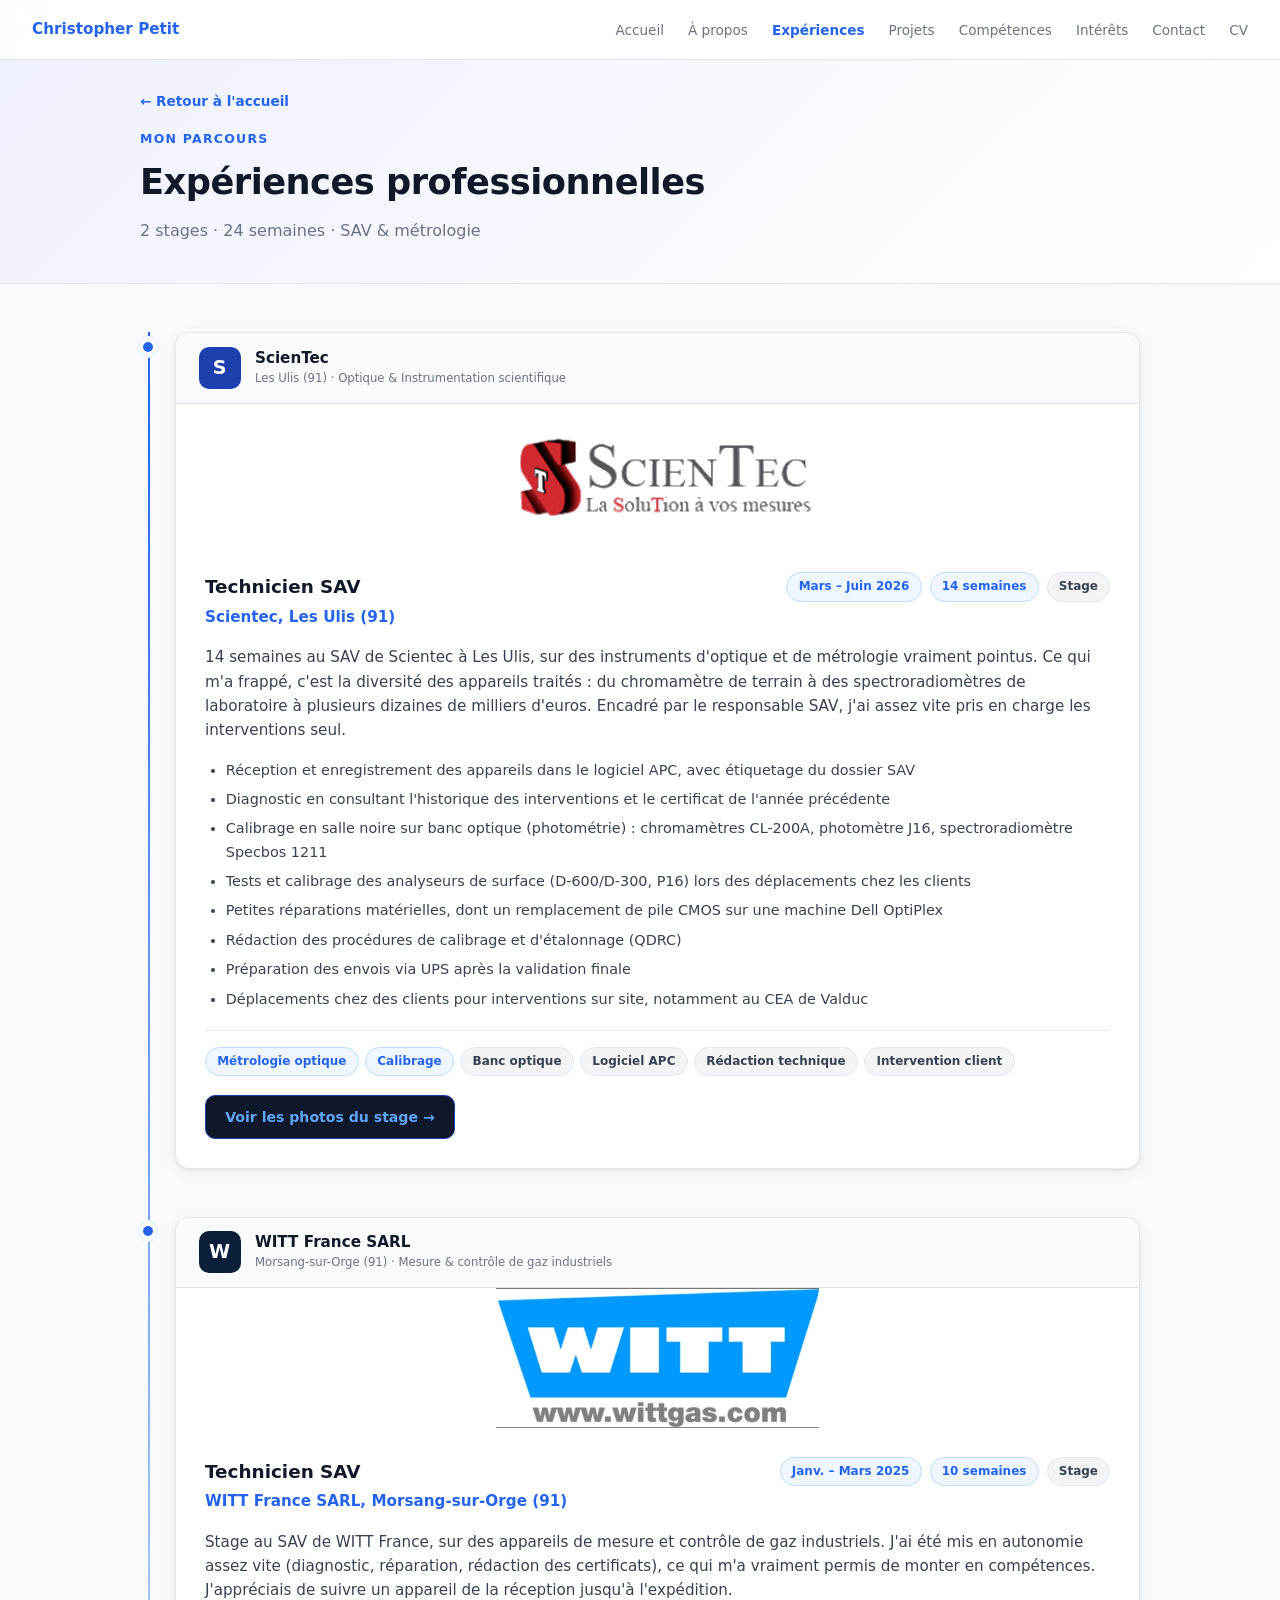
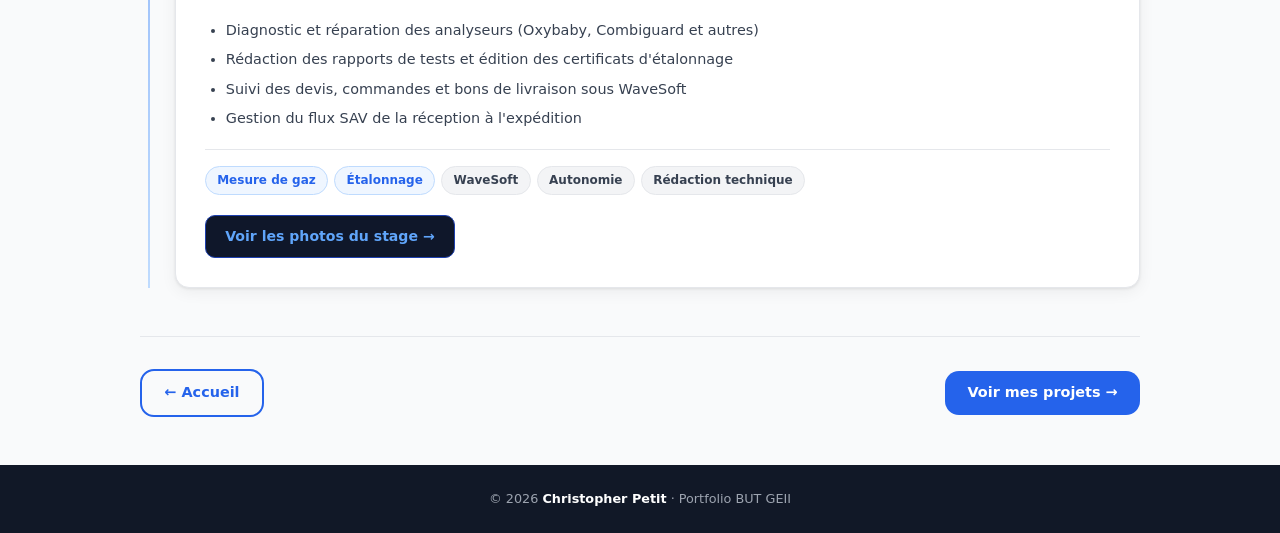
<file: experience.html>
<!DOCTYPE html>
<html lang="fr">
<head>
  <meta charset="UTF-8"/>
  <meta name="viewport" content="width=device-width, initial-scale=1.0"/>
  <title>Expériences – Christopher Petit</title>
  <style>
    *,*::before,*::after{box-sizing:border-box;margin:0;padding:0}
    html{scroll-behavior:smooth}
    body{font-family:'Segoe UI',system-ui,sans-serif;background:#f9fafb;color:#1f2937;line-height:1.6}
    a{text-decoration:none;color:inherit}
    :root{--accent:#2563eb;--accent-dark:#1d4ed8;--accent-light:#eff6ff;--surface:#fff;--border:#e5e7eb;--muted:#6b7280;--r:14px;--sh:0 1px 3px rgba(0,0,0,.08),0 4px 16px rgba(0,0,0,.06);--sh2:0 4px 6px rgba(0,0,0,.07),0 10px 30px rgba(0,0,0,.10)}
    nav{position:fixed;top:0;left:0;right:0;z-index:100;height:60px;padding:0 2rem;background:rgba(255,255,255,.93);backdrop-filter:blur(12px);border-bottom:1px solid var(--border);display:flex;align-items:center;justify-content:space-between}
    .nav-brand{font-weight:800;color:var(--accent);font-size:.95rem}
    .nav-links{display:flex;gap:1.5rem;list-style:none}
    .nav-links a{font-size:.85rem;font-weight:500;color:var(--muted);transition:color .2s}
    .nav-links a:hover,.nav-links a.active{color:var(--accent);font-weight:700}
    .nav-toggle{display:none;flex-direction:column;gap:5px;cursor:pointer}
    .nav-toggle span{display:block;width:22px;height:2px;background:#374151;border-radius:2px}
    /* PAGE HEADER */
    .page-hero{padding:5.5rem 2rem 2.5rem;background:linear-gradient(135deg,#eef2ff 0%,#fff 100%);border-bottom:1px solid var(--border)}
    .c{max-width:1000px;margin:0 auto}
    .back{display:inline-flex;align-items:center;gap:.4rem;font-size:.85rem;color:var(--accent);font-weight:600;margin-bottom:1rem}
    .back:hover{text-decoration:underline}
    .sl{font-size:.78rem;font-weight:700;letter-spacing:.1em;text-transform:uppercase;color:var(--accent);margin-bottom:.3rem}
    .pt{font-size:2.2rem;font-weight:900;color:#111827;letter-spacing:-.5px}
    .pt-sub{color:var(--muted);margin-top:.5rem;font-size:1rem}
    /* CONTENT */
    .content{padding:3rem 2rem}
    /* TIMELINE */
    .timeline{position:relative;padding-left:2.2rem}
    .timeline::before{content:'';position:absolute;left:8px;top:0;bottom:0;width:2px;background:linear-gradient(to bottom,var(--accent),#bfdbfe)}
    .titem{position:relative;margin-bottom:3rem}
    .tdot{position:absolute;left:-2.2rem;top:.4rem;width:16px;height:16px;background:var(--accent);border:3px solid #fff;border-radius:50%;box-shadow:0 0 0 3px var(--accent-light)}
    /* EXP CARD */
    .exp-card{background:var(--surface);border-radius:var(--r);box-shadow:var(--sh);border:1px solid var(--border);overflow:hidden}
    .exp-card:hover{box-shadow:var(--sh2)}
    .exp-illus{width:100%;height:140px;overflow:hidden;background:#f1f5f9}
    .exp-illus svg{width:100%;height:100%}
    .exp-body{padding:1.8rem}
    .exp-top{display:flex;justify-content:space-between;align-items:flex-start;flex-wrap:wrap;gap:.8rem;margin-bottom:1rem}
    .exp-title{font-size:1.15rem;font-weight:800;color:#111827}
    .exp-company{color:var(--accent);font-weight:700;font-size:.95rem;margin-top:.2rem}
    .exp-meta{display:flex;flex-wrap:wrap;gap:.5rem}
    .tag{font-size:.75rem;font-weight:600;padding:.25rem .7rem;border-radius:999px;background:#f3f4f6;color:#374151;border:1px solid var(--border)}
    .tag-b{background:var(--accent-light);color:var(--accent);border-color:#bfdbfe}
    .exp-desc{color:#374151;font-size:.95rem;margin-bottom:1rem}
    .exp-ul{padding-left:1.3rem;color:#374151;font-size:.9rem}
    .exp-ul li{margin-bottom:.4rem}
    /* SKILLS GAINED */
    .skills-row{display:flex;flex-wrap:wrap;gap:.4rem;margin-top:1.2rem;padding-top:1rem;border-top:1px solid var(--border)}
    .photos-btn{display:inline-flex;align-items:center;gap:.5rem;margin-top:1.2rem;padding:.6rem 1.2rem;background:#0f172a;color:#60a5fa;border:1px solid #1e40af;border-radius:10px;font-size:.88rem;font-weight:700;transition:.2s}
    .photos-btn:hover{background:#1e293b;border-color:#3b82f6;transform:translateY(-1px)}
    .exp-logo{display:flex;align-items:center;gap:.9rem;padding:.85rem 1.4rem;background:#f8fafc;border-bottom:1px solid var(--border)}
    .exp-logo-mark{width:42px;height:42px;border-radius:10px;display:flex;align-items:center;justify-content:center;font-weight:900;font-size:1.2rem;color:#fff;flex-shrink:0}
    .exp-logo-name{font-weight:800;font-size:.95rem;color:#111827;line-height:1.2}
    .exp-logo-sub{font-size:.73rem;color:var(--muted);margin-top:.1rem}
    /* NAV BOTTOM */
    .page-nav{display:flex;justify-content:space-between;align-items:center;flex-wrap:wrap;gap:1rem;margin-top:3rem;padding-top:2rem;border-top:1px solid var(--border)}
    .btn{display:inline-flex;align-items:center;gap:.4rem;padding:.65rem 1.4rem;border-radius:var(--r);font-size:.9rem;font-weight:600;transition:.2s;cursor:pointer;border:none}
    .btn-p{background:var(--accent);color:#fff}
    .btn-p:hover{background:var(--accent-dark);transform:translateY(-1px);box-shadow:var(--sh2)}
    .btn-o{background:transparent;color:var(--accent);border:2px solid var(--accent)}
    .btn-o:hover{background:var(--accent-light)}
    footer{background:#111827;color:#9ca3af;text-align:center;padding:1.5rem 2rem;font-size:.8rem}
    footer span{color:#fff;font-weight:600}
    .fi{opacity:0;transform:translateY(18px);transition:opacity .6s,transform .6s}
    .fi.v{opacity:1;transform:none}
    @media(max-width:600px){
      .nav-links{display:none;flex-direction:column;position:absolute;top:60px;left:0;right:0;background:#fff;padding:1rem 2rem;border-bottom:1px solid var(--border);gap:1rem}
      .nav-links.open{display:flex}
      .nav-toggle{display:flex}
    }
  </style>
</head>
<body>

<nav>
  <div class="nav-brand">Christopher Petit</div>
  <ul class="nav-links" id="nl">
    <li><a href="index.html">Accueil</a></li>
    <li><a href="apropos.html">À propos</a></li>
    <li><a href="experience.html" class="active">Expériences</a></li>
    <li><a href="projets.html">Projets</a></li>
    <li><a href="competences.html">Compétences</a></li>
    <li><a href="interets.html">Intérêts</a></li>
    <li><a href="contact.html">Contact</a></li>
    <li><a href="cv.html">CV</a></li>
  </ul>
  <div class="nav-toggle" onclick="document.getElementById('nl').classList.toggle('open')">
    <span></span><span></span><span></span>
  </div>
</nav>

<div class="page-hero">
  <div class="c">
    <a href="index.html" class="back">← Retour à l'accueil</a>
    <p class="sl">Mon parcours</p>
    <h1 class="pt">Expériences professionnelles</h1>
    <p class="pt-sub">2 stages · 24 semaines · SAV & métrologie</p>
  </div>
</div>

<section class="content">
  <div class="c">
    <div class="timeline">

      <!-- SCIENTEC -->
      <div class="titem fi">
        <div class="tdot"></div>
        <div class="exp-card">
          <div class="exp-logo">
            <div class="exp-logo-mark" style="background:#1e40af">S</div>
            <div>
              <div class="exp-logo-name">ScienTec</div>
              <div class="exp-logo-sub">Les Ulis (91) · Optique &amp; Instrumentation scientifique</div>
            </div>
          </div>
          <div class="exp-illus" style="background:#fff;display:flex;align-items:center;justify-content:center">
            <img src="photos/logo scientec.png" alt="Logo Scientec" style="height:75%;max-width:60%;object-fit:contain"/>
          </div>
          <div class="exp-body">
            <div class="exp-top">
              <div>
                <div class="exp-title">Technicien SAV</div>
                <div class="exp-company">Scientec, Les Ulis (91)</div>
              </div>
              <div class="exp-meta">
                <span class="tag tag-b">Mars – Juin 2026</span>
                <span class="tag tag-b">14 semaines</span>
                <span class="tag">Stage</span>
              </div>
            </div>
            <p class="exp-desc">14 semaines au SAV de Scientec à Les Ulis, sur des instruments d'optique et de métrologie vraiment pointus. Ce qui m'a frappé, c'est la diversité des appareils traités : du chromamètre de terrain à des spectroradiomètres de laboratoire à plusieurs dizaines de milliers d'euros. Encadré par le responsable SAV, j'ai assez vite pris en charge les interventions seul.</p>
            <ul class="exp-ul">
              <li>Réception et enregistrement des appareils dans le logiciel APC, avec étiquetage du dossier SAV</li>
              <li>Diagnostic en consultant l'historique des interventions et le certificat de l'année précédente</li>
              <li>Calibrage en salle noire sur banc optique (photométrie) : chromamètres CL-200A, photomètre J16, spectroradiomètre Specbos 1211</li>
              <li>Tests et calibrage des analyseurs de surface (D-600/D-300, P16) lors des déplacements chez les clients</li>
              <li>Petites réparations matérielles, dont un remplacement de pile CMOS sur une machine Dell OptiPlex</li>
              <li>Rédaction des procédures de calibrage et d'étalonnage (QDRC)</li>
              <li>Préparation des envois via UPS après la validation finale</li>
              <li>Déplacements chez des clients pour interventions sur site, notamment au CEA de Valduc</li>
            </ul>
            <div class="skills-row">
              <span class="tag tag-b">Métrologie optique</span>
              <span class="tag tag-b">Calibrage</span>
              <span class="tag">Banc optique</span>
              <span class="tag">Logiciel APC</span>
              <span class="tag">Rédaction technique</span>
              <span class="tag">Intervention client</span>
            </div>
            <a href="photos-scientec.html" class="photos-btn">Voir les photos du stage →</a>
          </div>
        </div>
      </div>

      <!-- WITT FRANCE -->
      <div class="titem fi">
        <div class="tdot"></div>
        <div class="exp-card">
          <div class="exp-logo">
            <div class="exp-logo-mark" style="background:#0c1f3a">W</div>
            <div>
              <div class="exp-logo-name">WITT France SARL</div>
              <div class="exp-logo-sub">Morsang-sur-Orge (91) · Mesure &amp; contrôle de gaz industriels</div>
            </div>
          </div>
          <div class="exp-illus" style="background:#fff;display:flex;align-items:center;justify-content:center">
            <img src="photos/logo witt.png" alt="Logo WITT" style="width:100%;height:100%;object-fit:contain"/>
          </div>
          <div class="exp-body">
            <div class="exp-top">
              <div>
                <div class="exp-title">Technicien SAV</div>
                <div class="exp-company">WITT France SARL, Morsang-sur-Orge (91)</div>
              </div>
              <div class="exp-meta">
                <span class="tag tag-b">Janv. – Mars 2025</span>
                <span class="tag tag-b">10 semaines</span>
                <span class="tag">Stage</span>
              </div>
            </div>
            <p class="exp-desc">Stage au SAV de WITT France, sur des appareils de mesure et contrôle de gaz industriels. J'ai été mis en autonomie assez vite (diagnostic, réparation, rédaction des certificats), ce qui m'a vraiment permis de monter en compétences. J'appréciais de suivre un appareil de la réception jusqu'à l'expédition.</p>
            <ul class="exp-ul">
              <li>Diagnostic et réparation des analyseurs (Oxybaby, Combiguard et autres)</li>
              <li>Rédaction des rapports de tests et édition des certificats d'étalonnage</li>
              <li>Suivi des devis, commandes et bons de livraison sous WaveSoft</li>
              <li>Gestion du flux SAV de la réception à l'expédition</li>
            </ul>
            <div class="skills-row">
              <span class="tag tag-b">Mesure de gaz</span>
              <span class="tag tag-b">Étalonnage</span>
              <span class="tag">WaveSoft</span>
              <span class="tag">Autonomie</span>
              <span class="tag">Rédaction technique</span>
            </div>
            <a href="photos-witt.html" class="photos-btn">Voir les photos du stage →</a>
          </div>
        </div>
      </div>

    </div><!-- /timeline -->

    <div class="page-nav fi">
      <a href="index.html" class="btn btn-o">← Accueil</a>
      <a href="projets.html" class="btn btn-p">Voir mes projets →</a>
    </div>
  </div>
</section>

<footer><p>© 2026 <span>Christopher Petit</span> · Portfolio BUT GEII</p></footer>

<script>
  const obs=new IntersectionObserver(e=>{e.forEach(x=>{if(x.isIntersecting){x.target.classList.add('v');obs.unobserve(x.target)}})},{threshold:.08});
  document.querySelectorAll('.fi').forEach(el=>obs.observe(el));
</script>
</body>
</html>
</file>
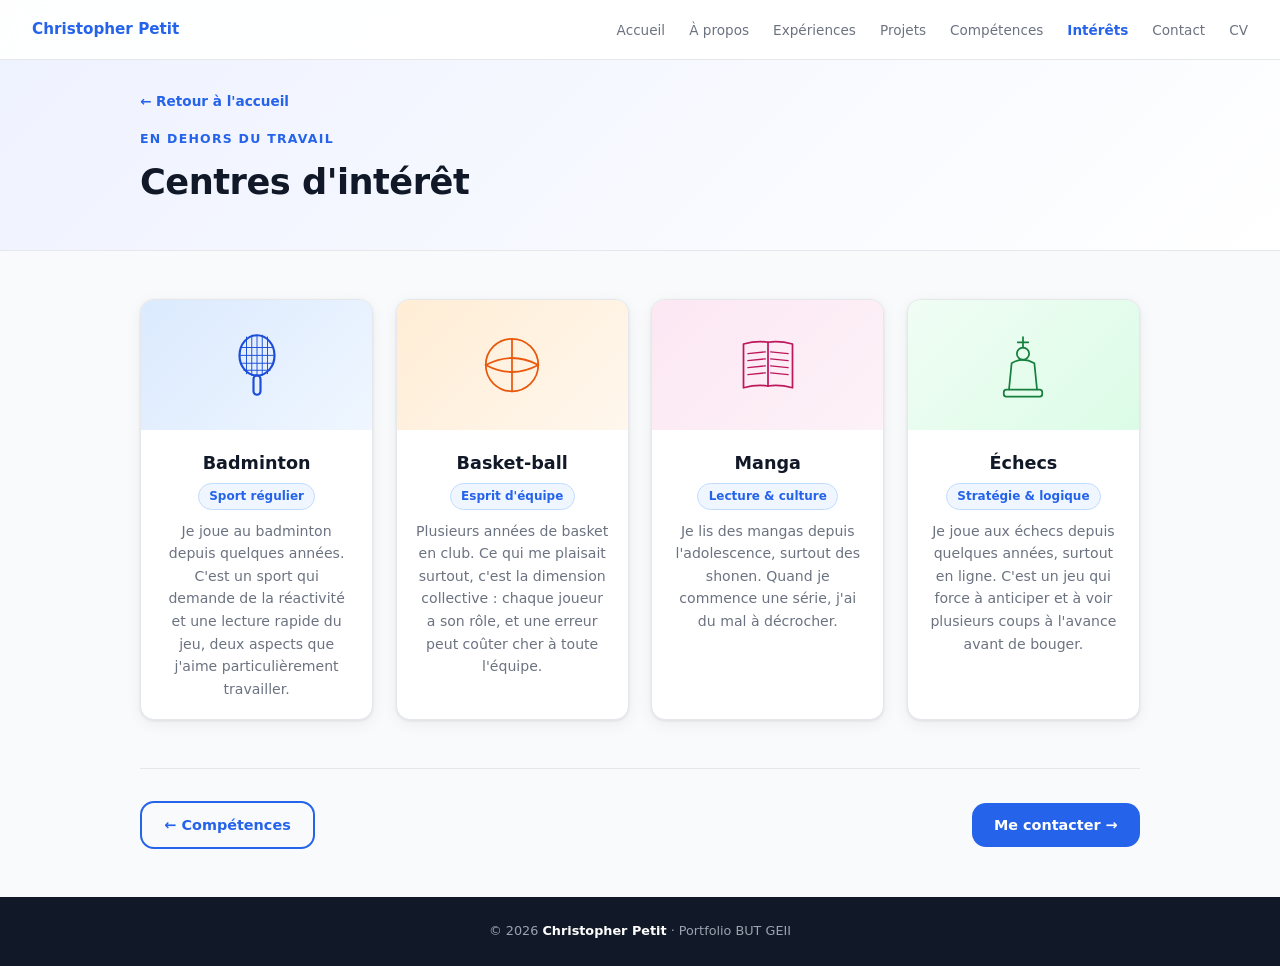
<file: interets.html>
<!DOCTYPE html>
<html lang="fr">
<head>
  <meta charset="UTF-8"/><meta name="viewport" content="width=device-width, initial-scale=1.0"/>
  <title>Centres d'intérêt – Christopher Petit</title>
  <style>
    *,*::before,*::after{box-sizing:border-box;margin:0;padding:0}html{scroll-behavior:smooth}
    body{font-family:'Segoe UI',system-ui,sans-serif;background:#f9fafb;color:#1f2937;line-height:1.6}
    a{text-decoration:none;color:inherit}
    :root{--accent:#2563eb;--accent-dark:#1d4ed8;--accent-light:#eff6ff;--surface:#fff;--border:#e5e7eb;--muted:#6b7280;--r:14px;--sh:0 1px 3px rgba(0,0,0,.08),0 4px 16px rgba(0,0,0,.06);--sh2:0 4px 6px rgba(0,0,0,.07),0 10px 30px rgba(0,0,0,.10)}
    nav{position:fixed;top:0;left:0;right:0;z-index:100;height:60px;padding:0 2rem;background:rgba(255,255,255,.93);backdrop-filter:blur(12px);border-bottom:1px solid var(--border);display:flex;align-items:center;justify-content:space-between}
    .nav-brand{font-weight:800;color:var(--accent);font-size:.95rem}
    .nav-links{display:flex;gap:1.5rem;list-style:none}
    .nav-links a{font-size:.85rem;font-weight:500;color:var(--muted);transition:color .2s}
    .nav-links a:hover,.nav-links a.active{color:var(--accent);font-weight:700}
    .nav-toggle{display:none;flex-direction:column;gap:5px;cursor:pointer}
    .nav-toggle span{display:block;width:22px;height:2px;background:#374151;border-radius:2px}
    .page-hero{padding:5.5rem 2rem 2.5rem;background:linear-gradient(135deg,#eef2ff 0%,#fff 100%);border-bottom:1px solid var(--border)}
    .c{max-width:1000px;margin:0 auto}
    .back{display:inline-flex;align-items:center;gap:.4rem;font-size:.85rem;color:var(--accent);font-weight:600;margin-bottom:1rem}.back:hover{text-decoration:underline}
    .sl{font-size:.78rem;font-weight:700;letter-spacing:.1em;text-transform:uppercase;color:var(--accent);margin-bottom:.3rem}
    .pt{font-size:2.2rem;font-weight:900;color:#111827;letter-spacing:-.5px}
    .content{padding:3rem 2rem}
    .interests-grid{display:grid;grid-template-columns:repeat(auto-fit,minmax(220px,1fr));gap:1.4rem}
    .int-card{background:var(--surface);border:1px solid var(--border);border-radius:var(--r);overflow:hidden;box-shadow:var(--sh);transition:.25s;text-align:center}
    .int-card:hover{transform:translateY(-4px);box-shadow:var(--sh2)}
    .int-banner{height:130px;display:flex;align-items:center;justify-content:center}
    .int-banner svg{width:70px;height:70px;fill:none;stroke-linecap:round;stroke-linejoin:round;stroke-width:2}
    .int-banner.badminton{background:linear-gradient(135deg,#dbeafe,#eff6ff)}
    .int-banner.basket{background:linear-gradient(135deg,#ffedd5,#fff7ed)}
    .int-banner.manga{background:linear-gradient(135deg,#fce7f3,#fdf2f8)}
    .int-banner.echecs{background:linear-gradient(135deg,#f0fdf4,#dcfce7)}
    .int-body{padding:1.2rem}
    .int-name{font-size:1.1rem;font-weight:800;color:#111827;margin-bottom:.3rem}
    .int-tag{display:inline-block;font-size:.75rem;font-weight:600;padding:.2rem .65rem;border-radius:999px;background:var(--accent-light);color:var(--accent);border:1px solid #bfdbfe;margin-bottom:.6rem}
    .int-desc{font-size:.88rem;color:var(--muted)}
    .page-nav{display:flex;justify-content:space-between;align-items:center;flex-wrap:wrap;gap:1rem;margin-top:3rem;padding-top:2rem;border-top:1px solid var(--border)}
    .btn{display:inline-flex;align-items:center;gap:.4rem;padding:.65rem 1.4rem;border-radius:var(--r);font-size:.9rem;font-weight:600;transition:.2s;cursor:pointer;border:none}
    .btn-p{background:var(--accent);color:#fff}.btn-p:hover{background:var(--accent-dark);transform:translateY(-1px)}
    .btn-o{background:transparent;color:var(--accent);border:2px solid var(--accent)}.btn-o:hover{background:var(--accent-light)}
    footer{background:#111827;color:#9ca3af;text-align:center;padding:1.5rem 2rem;font-size:.8rem}
    footer span{color:#fff;font-weight:600}
    .fi{opacity:0;transform:translateY(18px);transition:opacity .6s,transform .6s}.fi.v{opacity:1;transform:none}
    @media(max-width:600px){.nav-links{display:none;flex-direction:column;position:absolute;top:60px;left:0;right:0;background:#fff;padding:1rem 2rem;border-bottom:1px solid var(--border);gap:1rem}.nav-links.open{display:flex}.nav-toggle{display:flex}}
  </style>
</head>
<body>
<nav>
  <div class="nav-brand">Christopher Petit</div>
  <ul class="nav-links" id="nl">
    <li><a href="index.html">Accueil</a></li>
    <li><a href="apropos.html">À propos</a></li>
    <li><a href="experience.html">Expériences</a></li>
    <li><a href="projets.html">Projets</a></li>
    <li><a href="competences.html">Compétences</a></li>
    <li><a href="interets.html" class="active">Intérêts</a></li>
    <li><a href="contact.html">Contact</a></li>
    <li><a href="cv.html">CV</a></li>
  </ul>
  <div class="nav-toggle" onclick="document.getElementById('nl').classList.toggle('open')"><span></span><span></span><span></span></div>
</nav>
<div class="page-hero">
  <div class="c">
    <a href="index.html" class="back">← Retour à l'accueil</a>
    <p class="sl">En dehors du travail</p>
    <h1 class="pt">Centres d'intérêt</h1>
  </div>
</div>
<section class="content">
  <div class="c">
    <div class="interests-grid">
      <div class="int-card fi">
        <div class="int-banner badminton">
          <svg viewBox="0 0 80 80" stroke="#1d4ed8">
            <ellipse cx="40" cy="29" rx="20" ry="23" stroke-width="2.5"/>
            <line x1="28" y1="8" x2="28" y2="50" stroke-width="1.1"/><line x1="34" y1="6" x2="34" y2="52" stroke-width="1.1"/>
            <line x1="40" y1="6" x2="40" y2="52" stroke-width="1.1"/><line x1="46" y1="6" x2="46" y2="52" stroke-width="1.1"/>
            <line x1="52" y1="8" x2="52" y2="50" stroke-width="1.1"/>
            <line x1="21" y1="20" x2="59" y2="20" stroke-width="1.1"/><line x1="20" y1="29" x2="60" y2="29" stroke-width="1.1"/>
            <line x1="21" y1="38" x2="59" y2="38" stroke-width="1.1"/><line x1="25" y1="46" x2="55" y2="46" stroke-width="1.1"/>
            <rect x="36" y="52" width="8" height="22" rx="4" stroke-width="2.5"/>
          </svg>
        </div>
        <div class="int-body">
          <div class="int-name">Badminton</div>
          <div class="int-tag">Sport régulier</div>
          <p class="int-desc">Je joue au badminton depuis quelques années. C'est un sport qui demande de la réactivité et une lecture rapide du jeu, deux aspects que j'aime particulièrement travailler.</p>
        </div>
      </div>
      <div class="int-card fi">
        <div class="int-banner basket">
          <svg viewBox="0 0 80 80" stroke="#ea580c" stroke-width="2.5">
            <circle cx="40" cy="40" r="30"/>
            <path d="M10 40 Q40 24 70 40"/>
            <path d="M10 40 Q40 56 70 40"/>
            <line x1="40" y1="10" x2="40" y2="70"/>
          </svg>
        </div>
        <div class="int-body">
          <div class="int-name">Basket-ball</div>
          <div class="int-tag">Esprit d'équipe</div>
          <p class="int-desc">Plusieurs années de basket en club. Ce qui me plaisait surtout, c'est la dimension collective : chaque joueur a son rôle, et une erreur peut coûter cher à toute l'équipe.</p>
        </div>
      </div>
      <div class="int-card fi">
        <div class="int-banner manga">
          <svg viewBox="0 0 80 80" stroke="#be185d" stroke-width="2.5">
            <path d="M40 14 Q27 12 12 16 L12 66 Q27 62 40 64"/>
            <path d="M40 14 Q53 12 68 16 L68 66 Q53 62 40 64"/>
            <line x1="40" y1="14" x2="40" y2="64"/>
            <line x1="17" y1="27" x2="37" y2="25" stroke-width="1.5"/><line x1="17" y1="35" x2="37" y2="33" stroke-width="1.5"/>
            <line x1="17" y1="43" x2="37" y2="41" stroke-width="1.5"/><line x1="17" y1="51" x2="37" y2="49" stroke-width="1.5"/>
            <line x1="43" y1="25" x2="63" y2="27" stroke-width="1.5"/><line x1="43" y1="33" x2="63" y2="35" stroke-width="1.5"/>
            <line x1="43" y1="41" x2="63" y2="43" stroke-width="1.5"/><line x1="43" y1="49" x2="63" y2="51" stroke-width="1.5"/>
          </svg>
        </div>
        <div class="int-body">
          <div class="int-name">Manga</div>
          <div class="int-tag">Lecture & culture</div>
          <p class="int-desc">Je lis des mangas depuis l'adolescence, surtout des shonen. Quand je commence une série, j'ai du mal à décrocher.</p>
        </div>
      </div>
      <div class="int-card fi">
        <div class="int-banner echecs">
          <svg viewBox="0 0 80 80" stroke="#15803d" stroke-width="2.5">
            <line x1="40" y1="8" x2="40" y2="20"/>
            <line x1="34" y1="14" x2="46" y2="14"/>
            <circle cx="40" cy="27" r="7"/>
            <path d="M24 68 L27 38 Q40 30 53 38 L56 68"/>
            <rect x="18" y="68" width="44" height="8" rx="3"/>
          </svg>
        </div>
        <div class="int-body">
          <div class="int-name">Échecs</div>
          <div class="int-tag">Stratégie & logique</div>
          <p class="int-desc">Je joue aux échecs depuis quelques années, surtout en ligne. C'est un jeu qui force à anticiper et à voir plusieurs coups à l'avance avant de bouger.</p>
        </div>
      </div>
    </div>
    <div class="page-nav fi">
      <a href="competences.html" class="btn btn-o">← Compétences</a>
      <a href="contact.html" class="btn btn-p">Me contacter →</a>
    </div>
  </div>
</section>
<footer><p>© 2026 <span>Christopher Petit</span> · Portfolio BUT GEII</p></footer>
<script>const obs=new IntersectionObserver(e=>{e.forEach(x=>{if(x.isIntersecting){x.target.classList.add('v');obs.unobserve(x.target)}})},{threshold:.08});document.querySelectorAll('.fi').forEach(el=>obs.observe(el));</script>
</body></html>
</file>
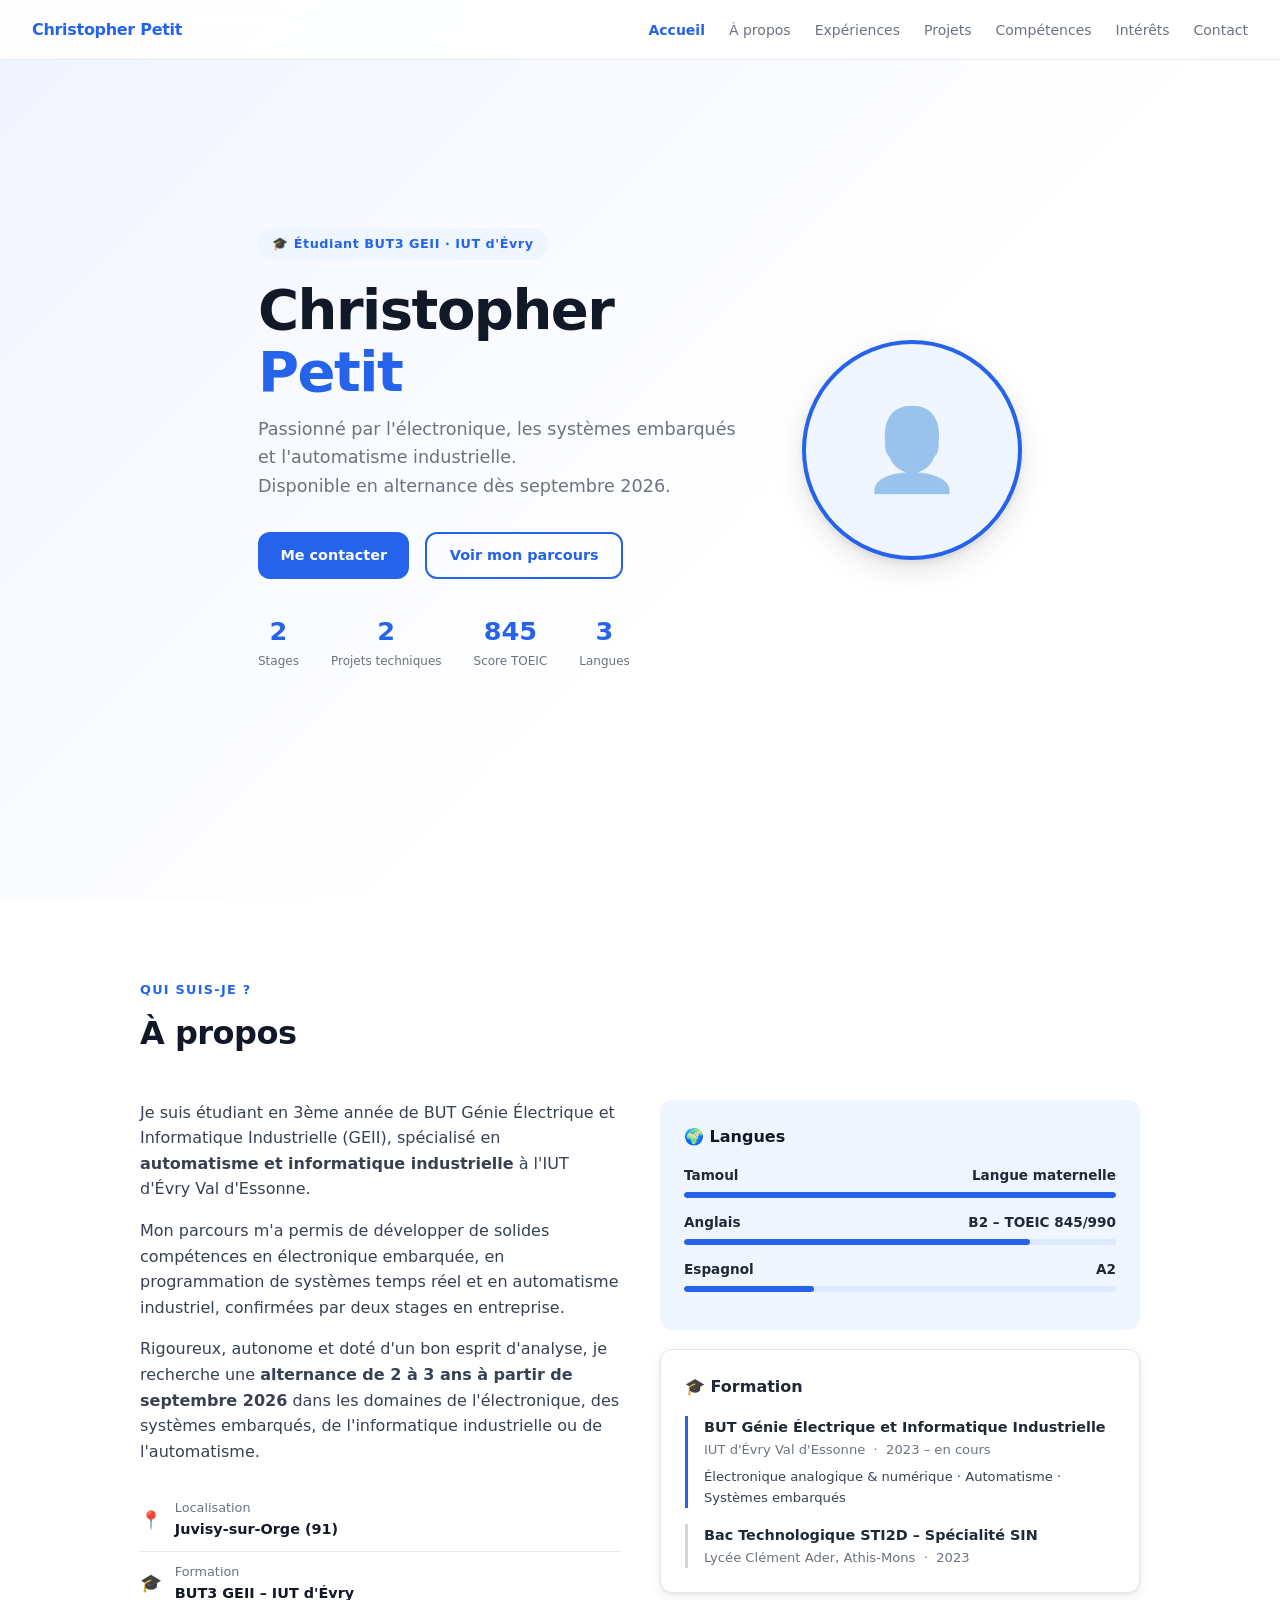
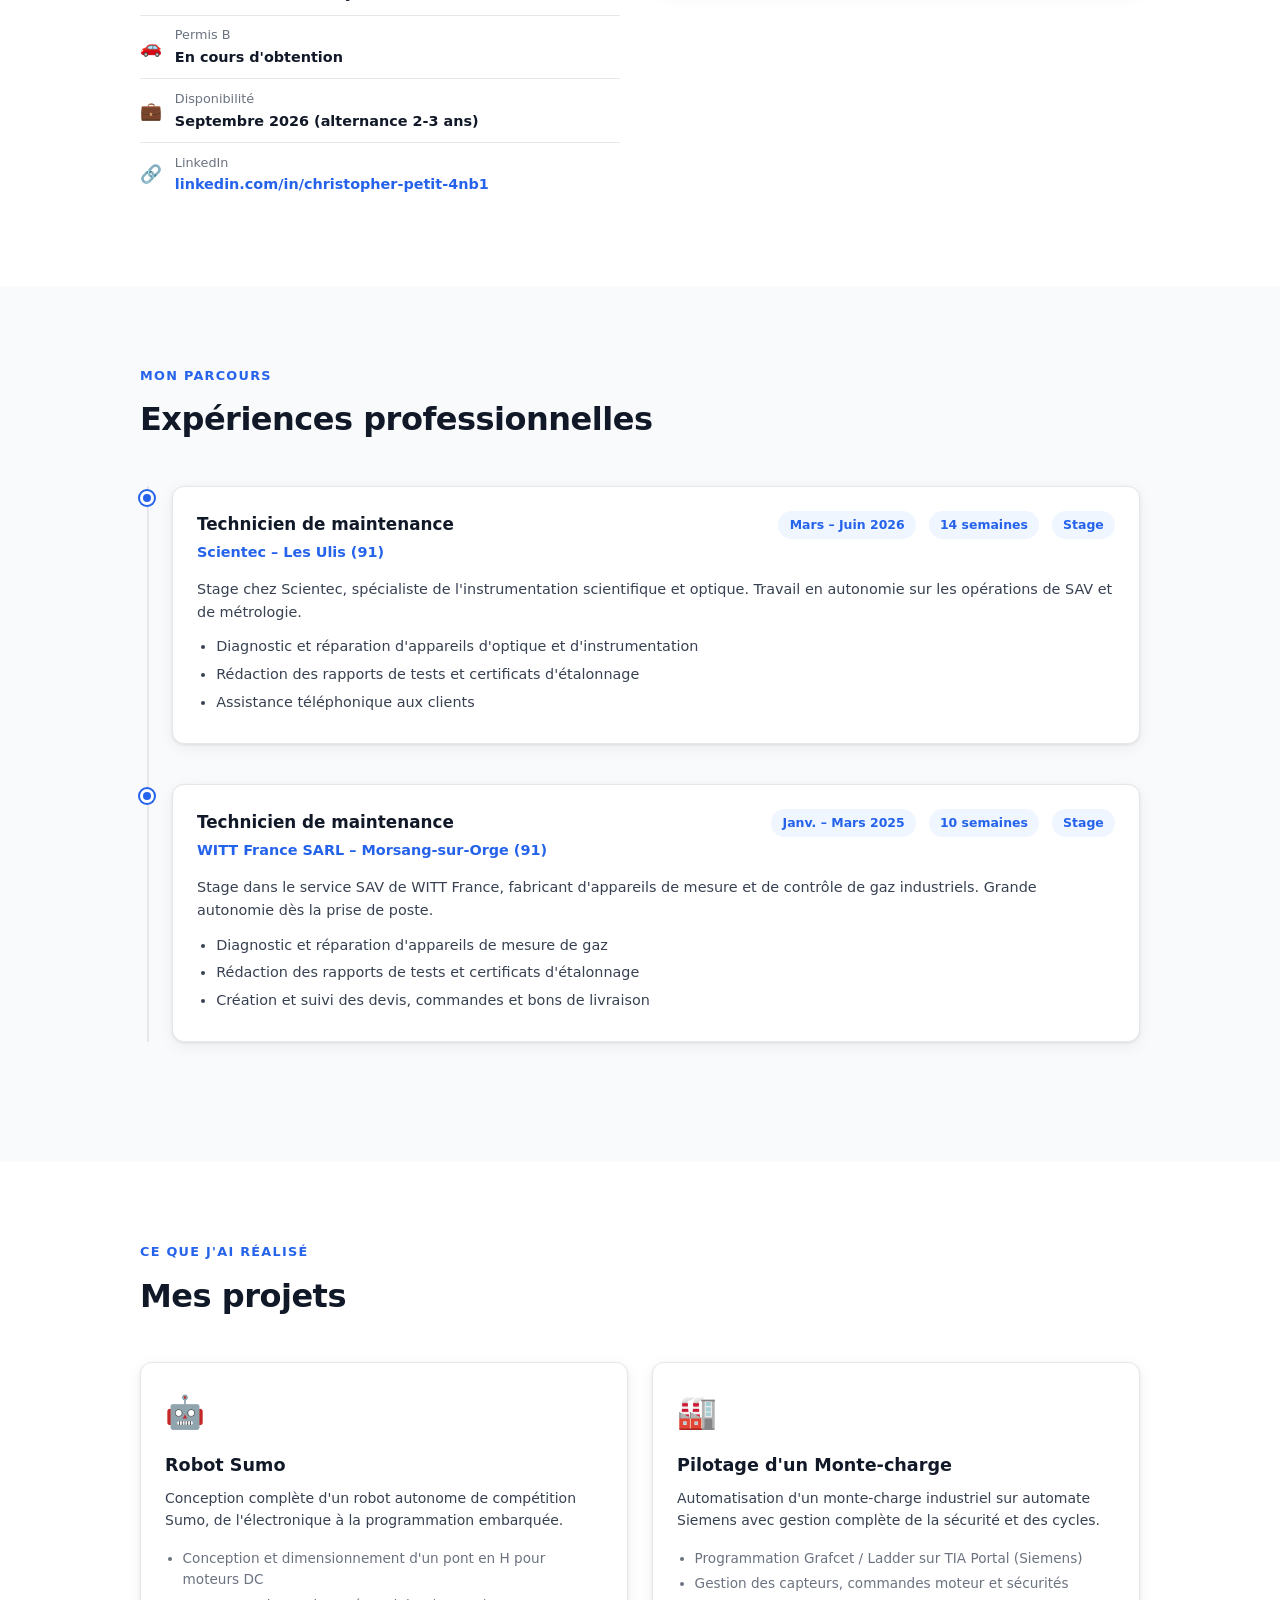
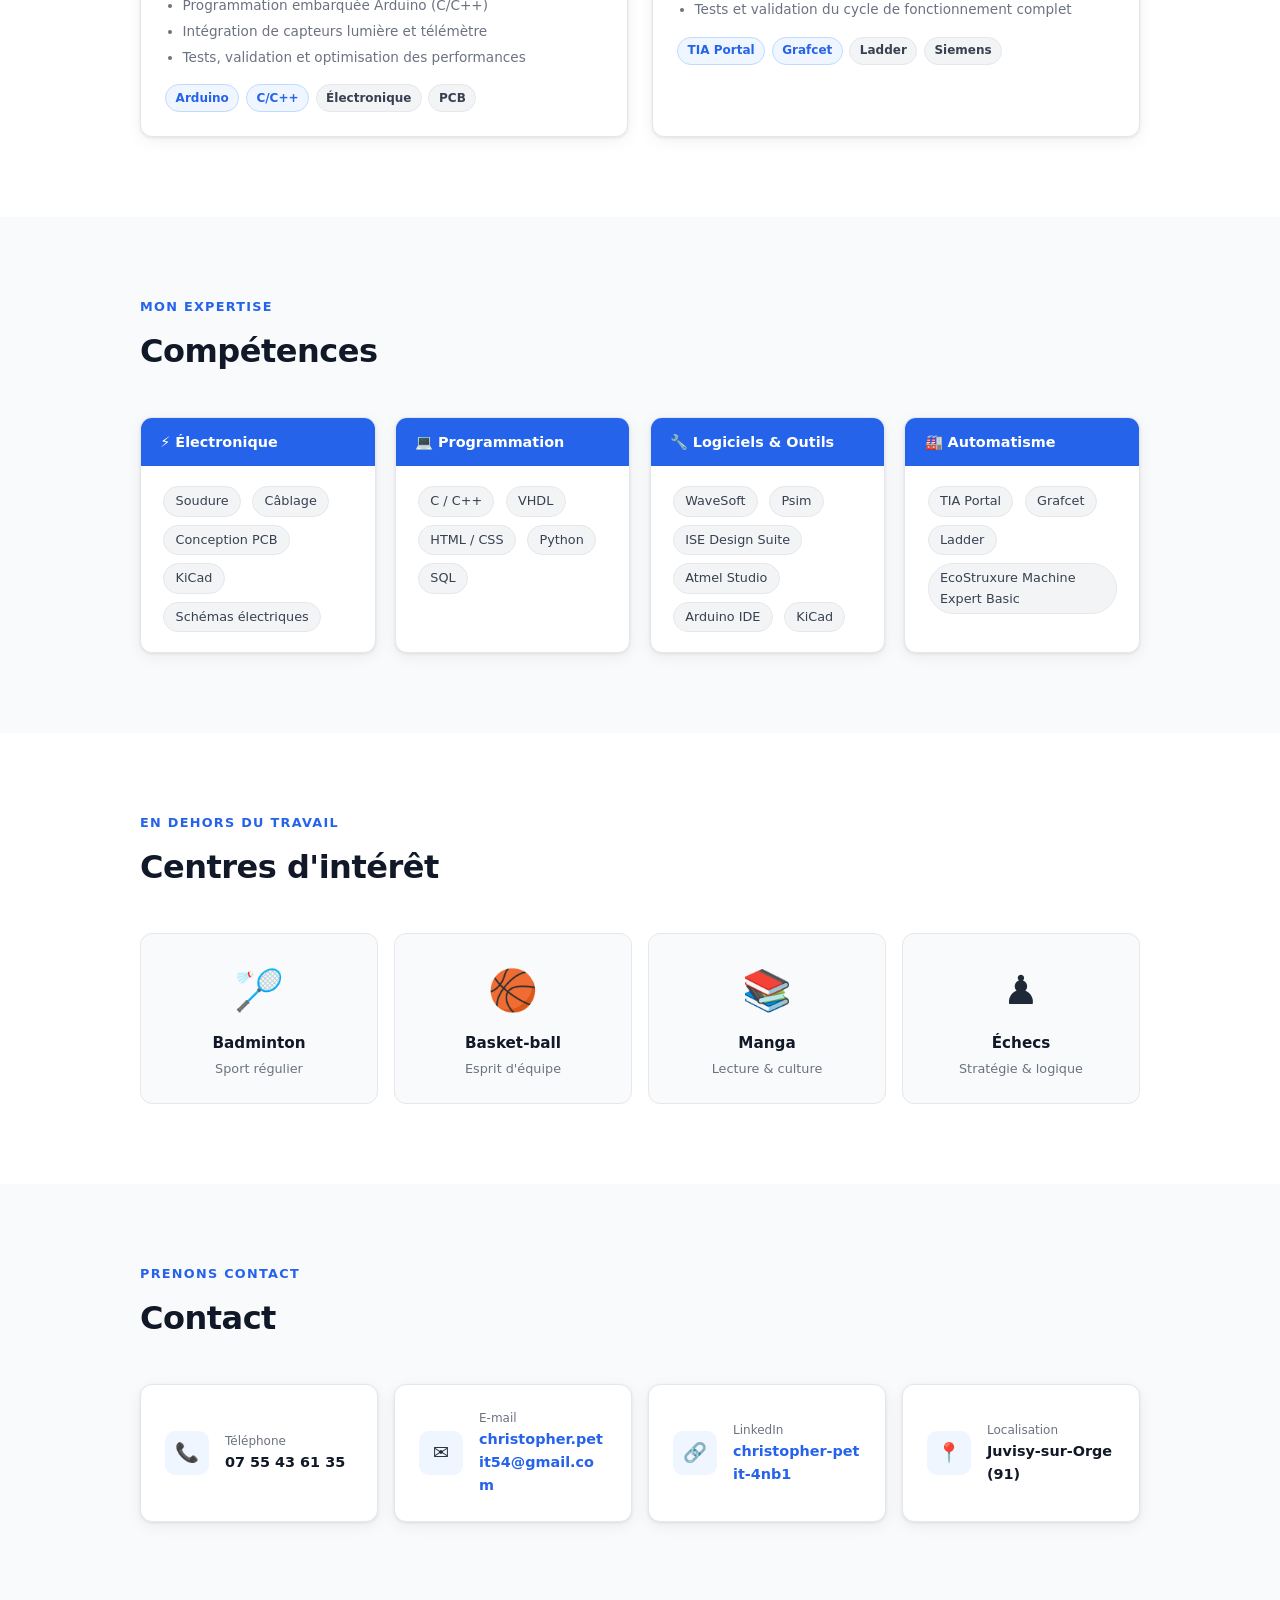
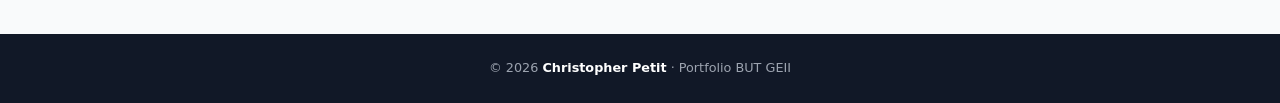
<file: portfolio.html>
<!DOCTYPE html>
<html lang="fr">
<head>
  <meta charset="UTF-8" />
  <meta name="viewport" content="width=device-width, initial-scale=1.0" />
  <title>Portfolio – Christopher Petit</title>
  <style>
    /* ===================== RESET & BASE ===================== */
    *, *::before, *::after { box-sizing: border-box; margin: 0; padding: 0; }
    html { scroll-behavior: smooth; font-size: 16px; }
    body {
      font-family: 'Segoe UI', system-ui, -apple-system, sans-serif;
      background: #f9fafb;
      color: #1f2937;
      line-height: 1.6;
    }
    a { color: inherit; text-decoration: none; }
    img { max-width: 100%; display: block; }

    /* ===================== VARIABLES ===================== */
    :root {
      --accent: #2563eb;
      --accent-dark: #1d4ed8;
      --accent-light: #eff6ff;
      --surface: #ffffff;
      --border: #e5e7eb;
      --text-muted: #6b7280;
      --radius: 12px;
      --shadow: 0 1px 3px rgba(0,0,0,.08), 0 4px 16px rgba(0,0,0,.06);
      --shadow-md: 0 4px 6px rgba(0,0,0,.07), 0 10px 30px rgba(0,0,0,.1);
    }

    /* ===================== NAV ===================== */
    nav {
      position: fixed;
      top: 0; left: 0; right: 0;
      z-index: 100;
      background: rgba(255,255,255,.9);
      backdrop-filter: blur(12px);
      border-bottom: 1px solid var(--border);
      padding: 0 2rem;
      height: 60px;
      display: flex;
      align-items: center;
      justify-content: space-between;
    }
    .nav-brand {
      font-weight: 700;
      font-size: 1rem;
      color: var(--accent);
      letter-spacing: -.3px;
    }
    .nav-links {
      display: flex;
      gap: 1.5rem;
      list-style: none;
    }
    .nav-links a {
      font-size: .875rem;
      color: var(--text-muted);
      font-weight: 500;
      transition: color .2s;
    }
    .nav-links a:hover { color: var(--accent); }

    /* hamburger */
    .nav-toggle { display: none; flex-direction: column; gap: 5px; cursor: pointer; }
    .nav-toggle span { display: block; width: 22px; height: 2px; background: #374151; border-radius: 2px; transition: .3s; }

    /* ===================== SECTIONS LAYOUT ===================== */
    section { padding: 5rem 2rem; }
    .container { max-width: 1000px; margin: 0 auto; }
    .section-label {
      font-size: .8rem;
      font-weight: 600;
      letter-spacing: .1em;
      text-transform: uppercase;
      color: var(--accent);
      margin-bottom: .5rem;
    }
    .section-title {
      font-size: 2rem;
      font-weight: 800;
      color: #111827;
      margin-bottom: 2.5rem;
      letter-spacing: -.5px;
    }

    /* ===================== HERO ===================== */
    #accueil {
      min-height: 100vh;
      display: flex;
      align-items: center;
      background: linear-gradient(135deg, #f0f4ff 0%, #ffffff 60%);
      padding-top: 80px;
    }
    .hero-inner {
      display: flex;
      align-items: center;
      gap: 4rem;
      flex-wrap: wrap;
    }
    .hero-text { flex: 1; min-width: 280px; }
    .hero-badge {
      display: inline-block;
      background: var(--accent-light);
      color: var(--accent);
      font-size: .8rem;
      font-weight: 600;
      padding: .35rem .9rem;
      border-radius: 999px;
      margin-bottom: 1.2rem;
      letter-spacing: .04em;
    }
    .hero-name {
      font-size: clamp(2.2rem, 5vw, 3.5rem);
      font-weight: 900;
      letter-spacing: -1.5px;
      line-height: 1.1;
      color: #111827;
    }
    .hero-name span { color: var(--accent); }
    .hero-tagline {
      margin-top: .8rem;
      font-size: 1.1rem;
      color: var(--text-muted);
      max-width: 480px;
    }
    .hero-cta {
      display: flex;
      gap: 1rem;
      margin-top: 2rem;
      flex-wrap: wrap;
    }
    .btn {
      display: inline-flex;
      align-items: center;
      gap: .4rem;
      padding: .65rem 1.4rem;
      border-radius: var(--radius);
      font-size: .9rem;
      font-weight: 600;
      transition: .2s;
      cursor: pointer;
      border: none;
    }
    .btn-primary {
      background: var(--accent);
      color: #fff;
    }
    .btn-primary:hover { background: var(--accent-dark); transform: translateY(-1px); box-shadow: var(--shadow-md); }
    .btn-outline {
      background: transparent;
      color: var(--accent);
      border: 2px solid var(--accent);
    }
    .btn-outline:hover { background: var(--accent-light); }

    /* Hero photo */
    .hero-photo-wrap {
      width: 220px;
      height: 220px;
      border-radius: 50%;
      background: var(--accent-light);
      border: 4px solid var(--accent);
      overflow: hidden;
      flex-shrink: 0;
      display: flex;
      align-items: center;
      justify-content: center;
      box-shadow: var(--shadow-md);
    }
    .hero-photo-wrap img { width: 100%; height: 100%; object-fit: cover; }
    .hero-photo-placeholder {
      font-size: 5rem;
      color: var(--accent);
      opacity: .4;
      user-select: none;
    }

    /* Hero stats */
    .hero-stats {
      display: flex;
      gap: 2rem;
      margin-top: 2rem;
      flex-wrap: wrap;
    }
    .stat-item { text-align: center; }
    .stat-num { font-size: 1.6rem; font-weight: 800; color: var(--accent); }
    .stat-label { font-size: .75rem; color: var(--text-muted); font-weight: 500; }

    /* ===================== ABOUT ===================== */
    #apropos { background: var(--surface); }
    .about-grid {
      display: grid;
      grid-template-columns: 1fr 1fr;
      gap: 2.5rem;
      align-items: start;
    }
    .about-text p { color: #374151; margin-bottom: 1rem; }
    .about-info-list { list-style: none; margin-top: 1.5rem; }
    .about-info-list li {
      display: flex;
      align-items: center;
      gap: .8rem;
      padding: .6rem 0;
      border-bottom: 1px solid var(--border);
      font-size: .9rem;
    }
    .about-info-list li:last-child { border-bottom: none; }
    .info-icon { font-size: 1.1rem; }
    .info-label { color: var(--text-muted); font-size: .8rem; }
    .info-val { font-weight: 600; color: #111827; }

    /* Languages */
    .lang-card {
      background: var(--accent-light);
      border-radius: var(--radius);
      padding: 1.5rem;
    }
    .lang-card h3 { font-size: 1rem; font-weight: 700; margin-bottom: 1rem; color: #111827; }
    .lang-item { margin-bottom: .9rem; }
    .lang-header { display: flex; justify-content: space-between; font-size: .85rem; font-weight: 600; margin-bottom: .3rem; }
    .lang-bar { height: 6px; background: #dbeafe; border-radius: 999px; overflow: hidden; }
    .lang-fill { height: 100%; background: var(--accent); border-radius: 999px; }

    /* ===================== EXPERIENCE ===================== */
    #experience { background: #f9fafb; }
    .timeline { position: relative; padding-left: 2rem; }
    .timeline::before {
      content: '';
      position: absolute;
      left: 7px; top: 0; bottom: 0;
      width: 2px;
      background: var(--border);
    }
    .timeline-item {
      position: relative;
      margin-bottom: 2.5rem;
    }
    .timeline-dot {
      position: absolute;
      left: -2rem;
      top: .35rem;
      width: 14px;
      height: 14px;
      background: var(--accent);
      border: 3px solid white;
      border-radius: 50%;
      box-shadow: 0 0 0 2px var(--accent);
    }
    .exp-card {
      background: var(--surface);
      border-radius: var(--radius);
      padding: 1.5rem;
      box-shadow: var(--shadow);
      border: 1px solid var(--border);
    }
    .exp-header { display: flex; justify-content: space-between; align-items: flex-start; flex-wrap: wrap; gap: .5rem; }
    .exp-title { font-size: 1.05rem; font-weight: 700; color: #111827; }
    .exp-company { color: var(--accent); font-weight: 600; font-size: .9rem; margin-top: .2rem; }
    .exp-meta {
      display: flex;
      gap: .8rem;
      flex-wrap: wrap;
    }
    .exp-tag {
      font-size: .78rem;
      font-weight: 600;
      padding: .25rem .7rem;
      border-radius: 999px;
      background: var(--accent-light);
      color: var(--accent);
    }
    .exp-desc { margin-top: .9rem; color: #374151; font-size: .9rem; }
    .exp-bullets { margin-top: .7rem; padding-left: 1.2rem; color: #374151; font-size: .9rem; }
    .exp-bullets li { margin-bottom: .3rem; }

    /* ===================== PROJETS ===================== */
    #projets { background: var(--surface); }
    .projects-grid {
      display: grid;
      grid-template-columns: repeat(auto-fit, minmax(280px, 1fr));
      gap: 1.5rem;
    }
    .project-card {
      background: var(--surface);
      border: 1px solid var(--border);
      border-radius: var(--radius);
      padding: 1.5rem;
      box-shadow: var(--shadow);
      transition: .25s;
    }
    .project-card:hover { transform: translateY(-3px); box-shadow: var(--shadow-md); }
    .project-icon { font-size: 2rem; margin-bottom: .8rem; }
    .project-name { font-size: 1.1rem; font-weight: 700; color: #111827; margin-bottom: .5rem; }
    .project-desc { font-size: .875rem; color: #374151; margin-bottom: 1rem; }
    .project-bullets { padding-left: 1.1rem; font-size: .85rem; color: var(--text-muted); margin-bottom: 1rem; }
    .project-bullets li { margin-bottom: .25rem; }
    .project-tags { display: flex; flex-wrap: wrap; gap: .4rem; }
    .tag {
      font-size: .75rem;
      font-weight: 600;
      padding: .2rem .6rem;
      border-radius: 999px;
      background: #f3f4f6;
      color: #374151;
      border: 1px solid var(--border);
    }
    .tag-blue { background: var(--accent-light); color: var(--accent); border-color: #bfdbfe; }

    /* ===================== COMPETENCES ===================== */
    #competences { background: #f9fafb; }
    .skills-grid {
      display: grid;
      grid-template-columns: repeat(auto-fit, minmax(220px, 1fr));
      gap: 1.2rem;
    }
    .skill-category {
      background: var(--surface);
      border: 1px solid var(--border);
      border-radius: var(--radius);
      overflow: hidden;
      box-shadow: var(--shadow);
    }
    .skill-cat-header {
      background: var(--accent);
      color: white;
      padding: .8rem 1.2rem;
      font-weight: 700;
      font-size: .9rem;
      display: flex;
      align-items: center;
      gap: .5rem;
    }
    .skill-cat-body { padding: 1rem 1.2rem; }
    .skill-pill {
      display: inline-block;
      margin: .25rem .2rem;
      font-size: .8rem;
      font-weight: 500;
      padding: .25rem .7rem;
      background: #f3f4f6;
      border-radius: 999px;
      color: #374151;
      border: 1px solid var(--border);
    }

    /* ===================== INTERETS ===================== */
    #interets { background: var(--surface); }
    .interests-grid {
      display: grid;
      grid-template-columns: repeat(auto-fit, minmax(180px, 1fr));
      gap: 1rem;
    }
    .interest-card {
      background: #f9fafb;
      border: 1px solid var(--border);
      border-radius: var(--radius);
      padding: 1.5rem 1rem;
      text-align: center;
      transition: .2s;
    }
    .interest-card:hover { border-color: var(--accent); background: var(--accent-light); }
    .interest-icon { font-size: 2.5rem; margin-bottom: .6rem; }
    .interest-name { font-weight: 700; font-size: .95rem; color: #111827; }
    .interest-desc { font-size: .8rem; color: var(--text-muted); margin-top: .2rem; }

    /* ===================== CONTACT ===================== */
    #contact { background: #f9fafb; }
    .contact-grid {
      display: grid;
      grid-template-columns: repeat(auto-fit, minmax(220px, 1fr));
      gap: 1rem;
      margin-bottom: 2rem;
    }
    .contact-card {
      background: var(--surface);
      border: 1px solid var(--border);
      border-radius: var(--radius);
      padding: 1.5rem;
      display: flex;
      align-items: center;
      gap: 1rem;
      box-shadow: var(--shadow);
    }
    .contact-card-icon {
      width: 44px; height: 44px;
      background: var(--accent-light);
      border-radius: 10px;
      display: flex; align-items: center; justify-content: center;
      font-size: 1.2rem;
      flex-shrink: 0;
    }
    .contact-card-label { font-size: .75rem; color: var(--text-muted); font-weight: 500; }
    .contact-card-val { font-weight: 700; font-size: .9rem; color: #111827; word-break: break-all; }

    /* ===================== FOOTER ===================== */
    footer {
      background: #111827;
      color: #9ca3af;
      text-align: center;
      padding: 1.5rem 2rem;
      font-size: .8rem;
    }
    footer span { color: white; font-weight: 600; }

    /* ===================== SCROLL ANIMATION ===================== */
    .fade-in {
      opacity: 0;
      transform: translateY(20px);
      transition: opacity .6s ease, transform .6s ease;
    }
    .fade-in.visible {
      opacity: 1;
      transform: none;
    }

    /* ===================== RESPONSIVE ===================== */
    @media (max-width: 768px) {
      .nav-links { display: none; flex-direction: column; position: absolute; top: 60px; left: 0; right: 0; background: white; padding: 1rem 2rem; border-bottom: 1px solid var(--border); gap: 1rem; }
      .nav-links.open { display: flex; }
      .nav-toggle { display: flex; }
      .about-grid { grid-template-columns: 1fr; }
      .hero-photo-wrap { width: 160px; height: 160px; }
      .hero-inner { flex-direction: column-reverse; gap: 2rem; }
    }
  </style>
</head>
<body>

  <!-- ========== NAV ========== -->
  <nav>
    <div class="nav-brand">Christopher Petit</div>
    <ul class="nav-links" id="navLinks">
      <li><a href="#accueil">Accueil</a></li>
      <li><a href="#apropos">À propos</a></li>
      <li><a href="#experience">Expériences</a></li>
      <li><a href="#projets">Projets</a></li>
      <li><a href="#competences">Compétences</a></li>
      <li><a href="#interets">Intérêts</a></li>
      <li><a href="#contact">Contact</a></li>
    </ul>
    <div class="nav-toggle" id="navToggle" onclick="toggleNav()">
      <span></span><span></span><span></span>
    </div>
  </nav>

  <!-- ========== HERO ========== -->
  <section id="accueil">
    <div class="container">
      <div class="hero-inner">
        <div class="hero-text fade-in">
          <div class="hero-badge">🎓 Étudiant BUT3 GEII · IUT d'Évry</div>
          <h1 class="hero-name">
            Christopher<br><span>Petit</span>
          </h1>
          <p class="hero-tagline">
            Passionné par l'électronique, les systèmes embarqués et l'automatisme industrielle.<br>
            Disponible en alternance dès septembre 2026.
          </p>
          <div class="hero-cta">
            <a href="#contact" class="btn btn-primary">Me contacter</a>
            <a href="#experience" class="btn btn-outline">Voir mon parcours</a>
          </div>
          <div class="hero-stats">
            <div class="stat-item">
              <div class="stat-num">2</div>
              <div class="stat-label">Stages</div>
            </div>
            <div class="stat-item">
              <div class="stat-num">2</div>
              <div class="stat-label">Projets techniques</div>
            </div>
            <div class="stat-item">
              <div class="stat-num">845</div>
              <div class="stat-label">Score TOEIC</div>
            </div>
            <div class="stat-item">
              <div class="stat-num">3</div>
              <div class="stat-label">Langues</div>
            </div>
          </div>
        </div>
        <div class="hero-photo-wrap fade-in">
          <!-- Remplace src par le chemin de ta photo de profil -->
          <!-- <img src="photo.jpg" alt="Christopher Petit" /> -->
          <div class="hero-photo-placeholder">👤</div>
        </div>
      </div>
    </div>
  </section>

  <!-- ========== À PROPOS ========== -->
  <section id="apropos">
    <div class="container">
      <p class="section-label fade-in">Qui suis-je ?</p>
      <h2 class="section-title fade-in">À propos</h2>
      <div class="about-grid">
        <div class="about-text fade-in">
          <p>
            Je suis étudiant en 3ème année de BUT Génie Électrique et Informatique Industrielle (GEII),
            spécialisé en <strong>automatisme et informatique industrielle</strong> à l'IUT d'Évry Val d'Essonne.
          </p>
          <p>
            Mon parcours m'a permis de développer de solides compétences en électronique embarquée,
            en programmation de systèmes temps réel et en automatisme industriel, confirmées par deux stages en entreprise.
          </p>
          <p>
            Rigoureux, autonome et doté d'un bon esprit d'analyse, je recherche une
            <strong>alternance de 2 à 3 ans à partir de septembre 2026</strong> dans les domaines de l'électronique,
            des systèmes embarqués, de l'informatique industrielle ou de l'automatisme.
          </p>
          <ul class="about-info-list">
            <li>
              <span class="info-icon">📍</span>
              <div><div class="info-label">Localisation</div><div class="info-val">Juvisy-sur-Orge (91)</div></div>
            </li>
            <li>
              <span class="info-icon">🎓</span>
              <div><div class="info-label">Formation</div><div class="info-val">BUT3 GEII – IUT d'Évry</div></div>
            </li>
            <li>
              <span class="info-icon">🚗</span>
              <div><div class="info-label">Permis B</div><div class="info-val">En cours d'obtention</div></div>
            </li>
            <li>
              <span class="info-icon">💼</span>
              <div><div class="info-label">Disponibilité</div><div class="info-val">Septembre 2026 (alternance 2-3 ans)</div></div>
            </li>
            <li>
              <span class="info-icon">🔗</span>
              <div><div class="info-label">LinkedIn</div><div class="info-val"><a href="https://linkedin.com/in/christopher-petit-4nb1/" target="_blank" style="color:var(--accent)">linkedin.com/in/christopher-petit-4nb1</a></div></div>
            </li>
          </ul>
        </div>
        <div class="fade-in">
          <div class="lang-card">
            <h3>🌍 Langues</h3>
            <div class="lang-item">
              <div class="lang-header"><span>Tamoul</span><span>Langue maternelle</span></div>
              <div class="lang-bar"><div class="lang-fill" style="width:100%"></div></div>
            </div>
            <div class="lang-item">
              <div class="lang-header"><span>Anglais</span><span>B2 – TOEIC 845/990</span></div>
              <div class="lang-bar"><div class="lang-fill" style="width:80%"></div></div>
            </div>
            <div class="lang-item">
              <div class="lang-header"><span>Espagnol</span><span>A2</span></div>
              <div class="lang-bar"><div class="lang-fill" style="width:30%"></div></div>
            </div>
          </div>

          <div style="margin-top:1.2rem; background:var(--surface); border:1px solid var(--border); border-radius:var(--radius); padding:1.5rem; box-shadow:var(--shadow);">
            <h3 style="font-size:1rem; font-weight:700; margin-bottom:1rem;">🎓 Formation</h3>
            <div style="border-left:3px solid var(--accent); padding-left:1rem; margin-bottom:1rem;">
              <div style="font-weight:700; font-size:.9rem;">BUT Génie Électrique et Informatique Industrielle</div>
              <div style="color:var(--text-muted); font-size:.82rem;">IUT d'Évry Val d'Essonne &nbsp;·&nbsp; 2023 – en cours</div>
              <div style="font-size:.82rem; color:#374151; margin-top:.4rem;">Électronique analogique & numérique · Automatisme · Systèmes embarqués</div>
            </div>
            <div style="border-left:3px solid #d1d5db; padding-left:1rem;">
              <div style="font-weight:700; font-size:.9rem;">Bac Technologique STI2D – Spécialité SIN</div>
              <div style="color:var(--text-muted); font-size:.82rem;">Lycée Clément Ader, Athis-Mons &nbsp;·&nbsp; 2023</div>
            </div>
          </div>
        </div>
      </div>
    </div>
  </section>

  <!-- ========== EXPÉRIENCES ========== -->
  <section id="experience">
    <div class="container">
      <p class="section-label fade-in">Mon parcours</p>
      <h2 class="section-title fade-in">Expériences professionnelles</h2>
      <div class="timeline">

        <div class="timeline-item fade-in">
          <div class="timeline-dot"></div>
          <div class="exp-card">
            <div class="exp-header">
              <div>
                <div class="exp-title">Technicien de maintenance</div>
                <div class="exp-company">Scientec – Les Ulis (91)</div>
              </div>
              <div class="exp-meta">
                <span class="exp-tag">Mars – Juin 2026</span>
                <span class="exp-tag">14 semaines</span>
                <span class="exp-tag">Stage</span>
              </div>
            </div>
            <p class="exp-desc">
              Stage chez Scientec, spécialiste de l'instrumentation scientifique et optique.
              Travail en autonomie sur les opérations de SAV et de métrologie.
            </p>
            <ul class="exp-bullets">
              <li>Diagnostic et réparation d'appareils d'optique et d'instrumentation</li>
              <li>Rédaction des rapports de tests et certificats d'étalonnage</li>
              <li>Assistance téléphonique aux clients</li>
            </ul>
          </div>
        </div>

        <div class="timeline-item fade-in">
          <div class="timeline-dot"></div>
          <div class="exp-card">
            <div class="exp-header">
              <div>
                <div class="exp-title">Technicien de maintenance</div>
                <div class="exp-company">WITT France SARL – Morsang-sur-Orge (91)</div>
              </div>
              <div class="exp-meta">
                <span class="exp-tag">Janv. – Mars 2025</span>
                <span class="exp-tag">10 semaines</span>
                <span class="exp-tag">Stage</span>
              </div>
            </div>
            <p class="exp-desc">
              Stage dans le service SAV de WITT France, fabricant d'appareils de mesure et de contrôle de gaz industriels.
              Grande autonomie dès la prise de poste.
            </p>
            <ul class="exp-bullets">
              <li>Diagnostic et réparation d'appareils de mesure de gaz</li>
              <li>Rédaction des rapports de tests et certificats d'étalonnage</li>
              <li>Création et suivi des devis, commandes et bons de livraison</li>
            </ul>
          </div>
        </div>

      </div>
    </div>
  </section>

  <!-- ========== PROJETS ========== -->
  <section id="projets">
    <div class="container">
      <p class="section-label fade-in">Ce que j'ai réalisé</p>
      <h2 class="section-title fade-in">Mes projets</h2>
      <div class="projects-grid">

        <div class="project-card fade-in">
          <div class="project-icon">🤖</div>
          <div class="project-name">Robot Sumo</div>
          <p class="project-desc">Conception complète d'un robot autonome de compétition Sumo, de l'électronique à la programmation embarquée.</p>
          <ul class="project-bullets">
            <li>Conception et dimensionnement d'un pont en H pour moteurs DC</li>
            <li>Programmation embarquée Arduino (C/C++)</li>
            <li>Intégration de capteurs lumière et télémètre</li>
            <li>Tests, validation et optimisation des performances</li>
          </ul>
          <div class="project-tags">
            <span class="tag tag-blue">Arduino</span>
            <span class="tag tag-blue">C/C++</span>
            <span class="tag">Électronique</span>
            <span class="tag">PCB</span>
          </div>
        </div>

        <div class="project-card fade-in">
          <div class="project-icon">🏭</div>
          <div class="project-name">Pilotage d'un Monte-charge</div>
          <p class="project-desc">Automatisation d'un monte-charge industriel sur automate Siemens avec gestion complète de la sécurité et des cycles.</p>
          <ul class="project-bullets">
            <li>Programmation Grafcet / Ladder sur TIA Portal (Siemens)</li>
            <li>Gestion des capteurs, commandes moteur et sécurités</li>
            <li>Tests et validation du cycle de fonctionnement complet</li>
          </ul>
          <div class="project-tags">
            <span class="tag tag-blue">TIA Portal</span>
            <span class="tag tag-blue">Grafcet</span>
            <span class="tag">Ladder</span>
            <span class="tag">Siemens</span>
          </div>
        </div>

      </div>
    </div>
  </section>

  <!-- ========== COMPÉTENCES ========== -->
  <section id="competences">
    <div class="container">
      <p class="section-label fade-in">Mon expertise</p>
      <h2 class="section-title fade-in">Compétences</h2>
      <div class="skills-grid">

        <div class="skill-category fade-in">
          <div class="skill-cat-header">⚡ Électronique</div>
          <div class="skill-cat-body">
            <span class="skill-pill">Soudure</span>
            <span class="skill-pill">Câblage</span>
            <span class="skill-pill">Conception PCB</span>
            <span class="skill-pill">KiCad</span>
            <span class="skill-pill">Schémas électriques</span>
          </div>
        </div>

        <div class="skill-category fade-in">
          <div class="skill-cat-header">💻 Programmation</div>
          <div class="skill-cat-body">
            <span class="skill-pill">C / C++</span>
            <span class="skill-pill">VHDL</span>
            <span class="skill-pill">HTML / CSS</span>
            <span class="skill-pill">Python</span>
            <span class="skill-pill">SQL</span>
          </div>
        </div>

        <div class="skill-category fade-in">
          <div class="skill-cat-header">🔧 Logiciels & Outils</div>
          <div class="skill-cat-body">
            <span class="skill-pill">WaveSoft</span>
            <span class="skill-pill">Psim</span>
            <span class="skill-pill">ISE Design Suite</span>
            <span class="skill-pill">Atmel Studio</span>
            <span class="skill-pill">Arduino IDE</span>
            <span class="skill-pill">KiCad</span>
          </div>
        </div>

        <div class="skill-category fade-in">
          <div class="skill-cat-header">🏭 Automatisme</div>
          <div class="skill-cat-body">
            <span class="skill-pill">TIA Portal</span>
            <span class="skill-pill">Grafcet</span>
            <span class="skill-pill">Ladder</span>
            <span class="skill-pill">EcoStruxure Machine Expert Basic</span>
          </div>
        </div>

      </div>
    </div>
  </section>

  <!-- ========== CENTRES D'INTÉRÊT ========== -->
  <section id="interets">
    <div class="container">
      <p class="section-label fade-in">En dehors du travail</p>
      <h2 class="section-title fade-in">Centres d'intérêt</h2>
      <div class="interests-grid">
        <div class="interest-card fade-in">
          <div class="interest-icon">🏸</div>
          <div class="interest-name">Badminton</div>
          <div class="interest-desc">Sport régulier</div>
        </div>
        <div class="interest-card fade-in">
          <div class="interest-icon">🏀</div>
          <div class="interest-name">Basket-ball</div>
          <div class="interest-desc">Esprit d'équipe</div>
        </div>
        <div class="interest-card fade-in">
          <div class="interest-icon">📚</div>
          <div class="interest-name">Manga</div>
          <div class="interest-desc">Lecture & culture</div>
        </div>
        <div class="interest-card fade-in">
          <div class="interest-icon">♟️</div>
          <div class="interest-name">Échecs</div>
          <div class="interest-desc">Stratégie & logique</div>
        </div>
      </div>
    </div>
  </section>

  <!-- ========== CONTACT ========== -->
  <section id="contact">
    <div class="container">
      <p class="section-label fade-in">Prenons contact</p>
      <h2 class="section-title fade-in">Contact</h2>
      <div class="contact-grid">
        <div class="contact-card fade-in">
          <div class="contact-card-icon">📞</div>
          <div>
            <div class="contact-card-label">Téléphone</div>
            <div class="contact-card-val">07 55 43 61 35</div>
          </div>
        </div>
        <div class="contact-card fade-in">
          <div class="contact-card-icon">✉️</div>
          <div>
            <div class="contact-card-label">E-mail</div>
            <div class="contact-card-val"><a href="mailto:christopher.petit54@gmail.com" style="color:var(--accent)">christopher.petit54@gmail.com</a></div>
          </div>
        </div>
        <div class="contact-card fade-in">
          <div class="contact-card-icon">🔗</div>
          <div>
            <div class="contact-card-label">LinkedIn</div>
            <div class="contact-card-val"><a href="https://linkedin.com/in/christopher-petit-4nb1/" target="_blank" style="color:var(--accent)">christopher-petit-4nb1</a></div>
          </div>
        </div>
        <div class="contact-card fade-in">
          <div class="contact-card-icon">📍</div>
          <div>
            <div class="contact-card-label">Localisation</div>
            <div class="contact-card-val">Juvisy-sur-Orge (91)</div>
          </div>
        </div>
      </div>
    </div>
  </section>

  <!-- ========== FOOTER ========== -->
  <footer>
    <p>© 2026 <span>Christopher Petit</span> · Portfolio BUT GEII</p>
  </footer>

  <!-- ========== SCRIPTS ========== -->
  <script>
    // Navigation mobile
    function toggleNav() {
      document.getElementById('navLinks').classList.toggle('open');
    }

    // Fermer le menu en cliquant un lien
    document.querySelectorAll('.nav-links a').forEach(a => {
      a.addEventListener('click', () => {
        document.getElementById('navLinks').classList.remove('open');
      });
    });

    // Scroll animations
    const observer = new IntersectionObserver((entries) => {
      entries.forEach(e => {
        if (e.isIntersecting) {
          e.target.classList.add('visible');
          observer.unobserve(e.target);
        }
      });
    }, { threshold: 0.12 });

    document.querySelectorAll('.fade-in').forEach(el => observer.observe(el));

    // Highlight nav link actif
    const sections = document.querySelectorAll('section[id]');
    const navLinks = document.querySelectorAll('.nav-links a');
    window.addEventListener('scroll', () => {
      let current = '';
      sections.forEach(s => {
        if (window.scrollY >= s.offsetTop - 80) current = s.id;
      });
      navLinks.forEach(a => {
        a.style.color = a.getAttribute('href') === '#' + current ? 'var(--accent)' : '';
        a.style.fontWeight = a.getAttribute('href') === '#' + current ? '700' : '';
      });
    });
  </script>
</body>
</html>
</file>
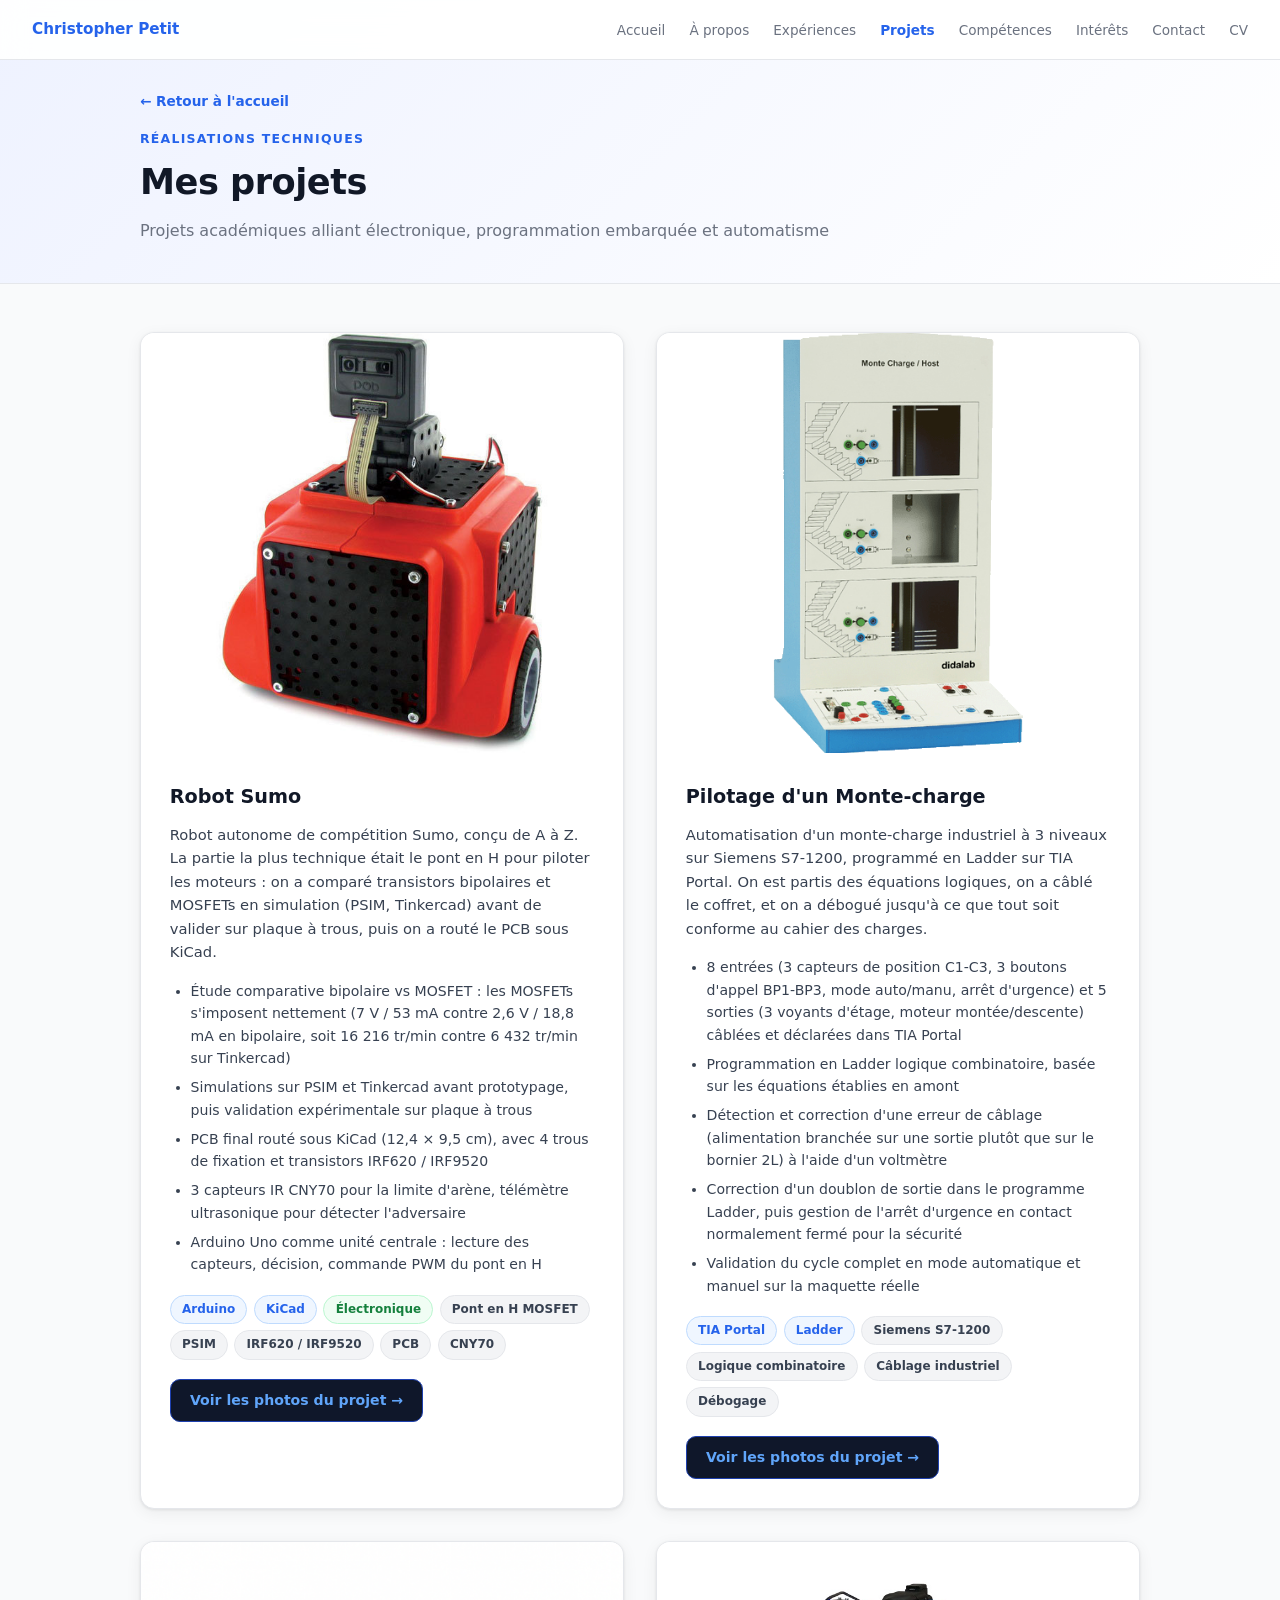
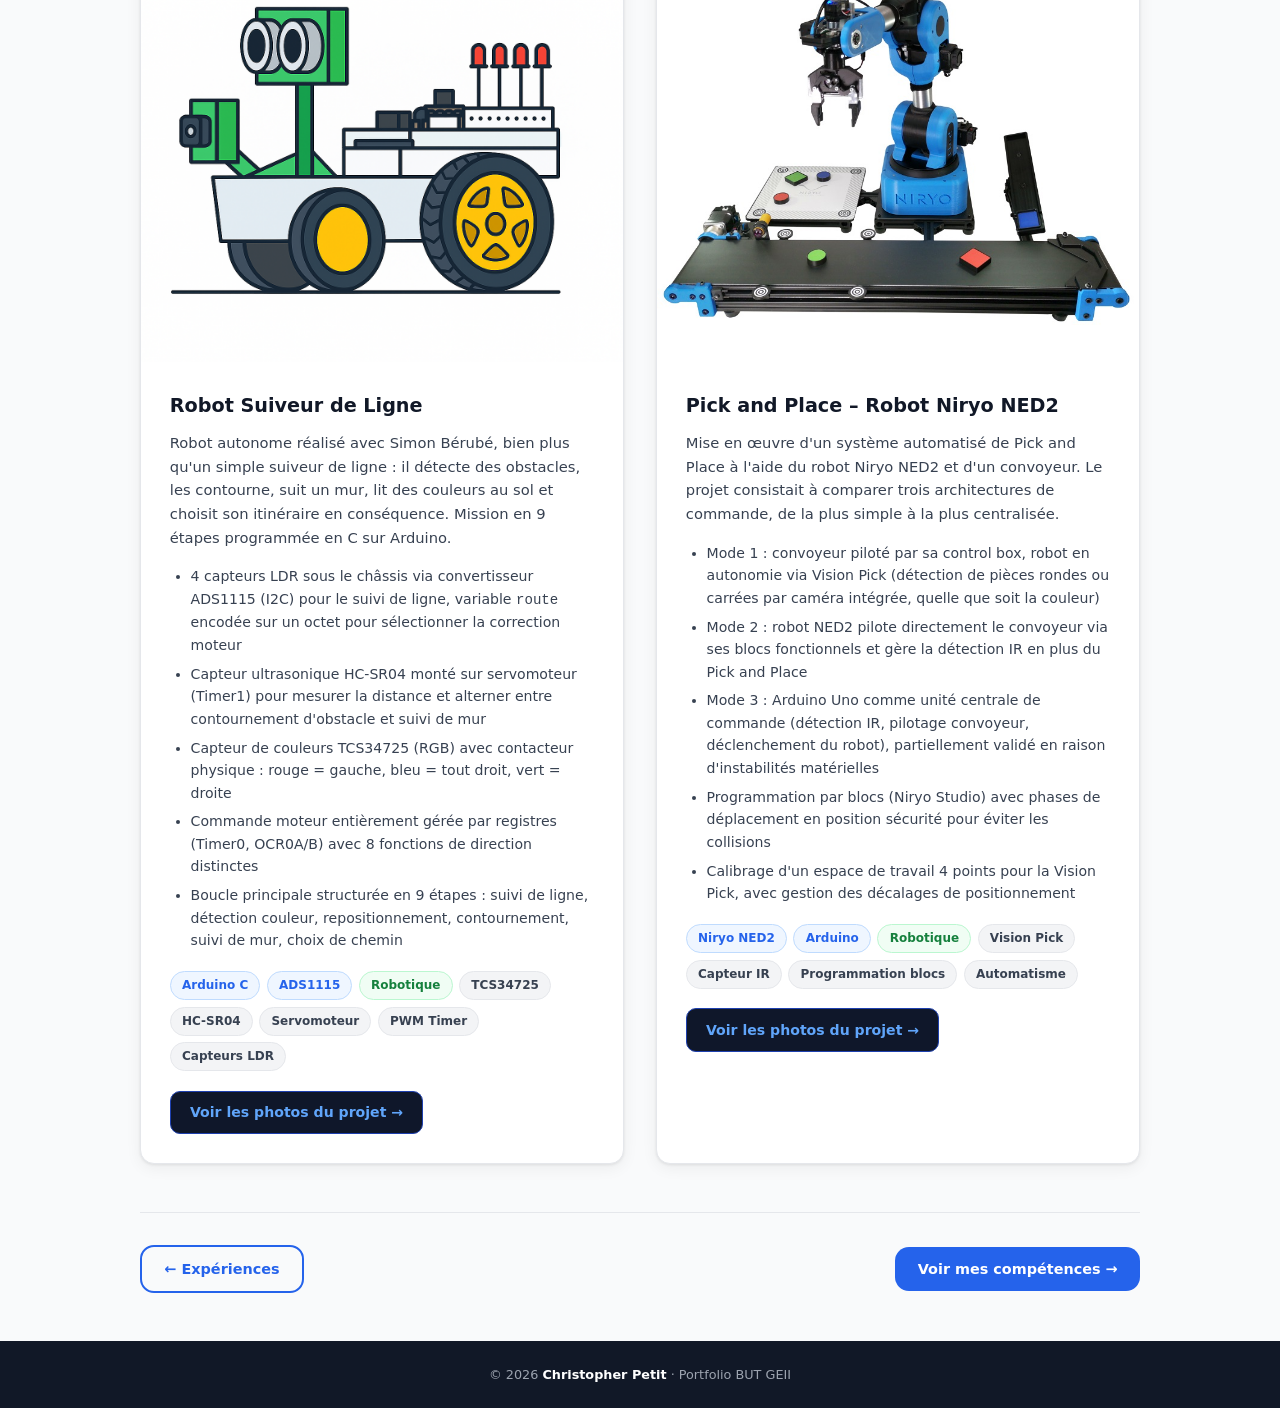
<file: projets.html>
<!DOCTYPE html>
<html lang="fr">
<head>
  <meta charset="UTF-8"/>
  <meta name="viewport" content="width=device-width, initial-scale=1.0"/>
  <title>Projets – Christopher Petit</title>
  <style>
    *,*::before,*::after{box-sizing:border-box;margin:0;padding:0}
    html{scroll-behavior:smooth}
    body{font-family:'Segoe UI',system-ui,sans-serif;background:#f9fafb;color:#1f2937;line-height:1.6}
    a{text-decoration:none;color:inherit}
    :root{--accent:#2563eb;--accent-dark:#1d4ed8;--accent-light:#eff6ff;--surface:#fff;--border:#e5e7eb;--muted:#6b7280;--r:14px;--sh:0 1px 3px rgba(0,0,0,.08),0 4px 16px rgba(0,0,0,.06);--sh2:0 4px 6px rgba(0,0,0,.07),0 10px 30px rgba(0,0,0,.10)}
    nav{position:fixed;top:0;left:0;right:0;z-index:100;height:60px;padding:0 2rem;background:rgba(255,255,255,.93);backdrop-filter:blur(12px);border-bottom:1px solid var(--border);display:flex;align-items:center;justify-content:space-between}
    .nav-brand{font-weight:800;color:var(--accent);font-size:.95rem}
    .nav-links{display:flex;gap:1.5rem;list-style:none}
    .nav-links a{font-size:.85rem;font-weight:500;color:var(--muted);transition:color .2s}
    .nav-links a:hover,.nav-links a.active{color:var(--accent);font-weight:700}
    .nav-toggle{display:none;flex-direction:column;gap:5px;cursor:pointer}
    .nav-toggle span{display:block;width:22px;height:2px;background:#374151;border-radius:2px}
    .page-hero{padding:5.5rem 2rem 2.5rem;background:linear-gradient(135deg,#eef2ff 0%,#fff 100%);border-bottom:1px solid var(--border)}
    .c{max-width:1000px;margin:0 auto}
    .back{display:inline-flex;align-items:center;gap:.4rem;font-size:.85rem;color:var(--accent);font-weight:600;margin-bottom:1rem}
    .back:hover{text-decoration:underline}
    .sl{font-size:.78rem;font-weight:700;letter-spacing:.1em;text-transform:uppercase;color:var(--accent);margin-bottom:.3rem}
    .pt{font-size:2.2rem;font-weight:900;color:#111827;letter-spacing:-.5px}
    .pt-sub{color:var(--muted);margin-top:.5rem;font-size:1rem}
    .content{padding:3rem 2rem}
    .proj-grid{display:grid;grid-template-columns:repeat(auto-fit,minmax(440px,1fr));gap:2rem}
    .proj-card{background:var(--surface);border-radius:var(--r);box-shadow:var(--sh);border:1px solid var(--border);overflow:hidden;transition:.25s}
    .proj-card:hover{box-shadow:var(--sh2);transform:translateY(-3px)}
    .proj-illus{width:100%;height:420px;overflow:hidden;background:#f1f5f9}
    .proj-illus svg{width:100%;height:100%}
    .proj-illus img{width:100%;height:100%;object-fit:cover;display:block}
    .proj-body{padding:1.8rem}
    .proj-title{font-size:1.2rem;font-weight:800;color:#111827;margin-bottom:.6rem}
    .proj-desc{font-size:.92rem;color:#374151;margin-bottom:1rem}
    .proj-ul{padding-left:1.3rem;color:#374151;font-size:.88rem;margin-bottom:1.2rem}
    .proj-ul li{margin-bottom:.4rem}
    .tags{display:flex;flex-wrap:wrap;gap:.4rem}
    .tag{font-size:.75rem;font-weight:600;padding:.25rem .7rem;border-radius:999px;background:#f3f4f6;color:#374151;border:1px solid var(--border)}
    .tag-b{background:var(--accent-light);color:var(--accent);border-color:#bfdbfe}
    .tag-g{background:#f0fdf4;color:#15803d;border-color:#bbf7d0}
    .photos-btn{display:inline-flex;align-items:center;gap:.5rem;margin-top:1.2rem;padding:.6rem 1.2rem;background:#0f172a;color:#60a5fa;border:1px solid #1e40af;border-radius:10px;font-size:.88rem;font-weight:700;transition:.2s}
    .photos-btn:hover{background:#1e293b;border-color:#3b82f6;transform:translateY(-1px)}
    .page-nav{display:flex;justify-content:space-between;align-items:center;flex-wrap:wrap;gap:1rem;margin-top:3rem;padding-top:2rem;border-top:1px solid var(--border)}
    .btn{display:inline-flex;align-items:center;gap:.4rem;padding:.65rem 1.4rem;border-radius:var(--r);font-size:.9rem;font-weight:600;transition:.2s;cursor:pointer;border:none}
    .btn-p{background:var(--accent);color:#fff}
    .btn-p:hover{background:var(--accent-dark);transform:translateY(-1px);box-shadow:var(--sh2)}
    .btn-o{background:transparent;color:var(--accent);border:2px solid var(--accent)}
    .btn-o:hover{background:var(--accent-light)}
    footer{background:#111827;color:#9ca3af;text-align:center;padding:1.5rem 2rem;font-size:.8rem}
    footer span{color:#fff;font-weight:600}
    .fi{opacity:0;transform:translateY(18px);transition:opacity .6s,transform .6s}
    .fi.v{opacity:1;transform:none}
    @media(max-width:600px){
      .proj-grid{grid-template-columns:1fr}
      .nav-links{display:none;flex-direction:column;position:absolute;top:60px;left:0;right:0;background:#fff;padding:1rem 2rem;border-bottom:1px solid var(--border);gap:1rem}
      .nav-links.open{display:flex}
      .nav-toggle{display:flex}
    }
  </style>
</head>
<body>

<nav>
  <div class="nav-brand">Christopher Petit</div>
  <ul class="nav-links" id="nl">
    <li><a href="index.html">Accueil</a></li>
    <li><a href="apropos.html">À propos</a></li>
    <li><a href="experience.html">Expériences</a></li>
    <li><a href="projets.html" class="active">Projets</a></li>
    <li><a href="competences.html">Compétences</a></li>
    <li><a href="interets.html">Intérêts</a></li>
    <li><a href="contact.html">Contact</a></li>
    <li><a href="cv.html">CV</a></li>
  </ul>
  <div class="nav-toggle" onclick="document.getElementById('nl').classList.toggle('open')">
    <span></span><span></span><span></span>
  </div>
</nav>

<div class="page-hero">
  <div class="c">
    <a href="index.html" class="back">← Retour à l'accueil</a>
    <p class="sl">Réalisations techniques</p>
    <h1 class="pt">Mes projets</h1>
    <p class="pt-sub">Projets académiques alliant électronique, programmation embarquée et automatisme</p>

  </div>
</div>

<section class="content">
  <div class="c">
    <div class="proj-grid">

      <!-- ROBOT SUMO -->
      <div class="proj-card fi">
        <div class="proj-illus">
          <img src="photos/rapports/sumo-000.png" alt="Robot Sumo autonome avec télémètre" style="object-fit:contain;background:#fff"/>
        </div>
        <div class="proj-body">
          <div class="proj-title">Robot Sumo</div>
          <p class="proj-desc">Robot autonome de compétition Sumo, conçu de A à Z. La partie la plus technique était le pont en H pour piloter les moteurs : on a comparé transistors bipolaires et MOSFETs en simulation (PSIM, Tinkercad) avant de valider sur plaque à trous, puis on a routé le PCB sous KiCad.</p>
          <ul class="proj-ul">
            <li>Étude comparative bipolaire vs MOSFET : les MOSFETs s'imposent nettement (7 V / 53 mA contre 2,6 V / 18,8 mA en bipolaire, soit 16 216 tr/min contre 6 432 tr/min sur Tinkercad)</li>
            <li>Simulations sur PSIM et Tinkercad avant prototypage, puis validation expérimentale sur plaque à trous</li>
            <li>PCB final routé sous KiCad (12,4 × 9,5 cm), avec 4 trous de fixation et transistors IRF620 / IRF9520</li>
            <li>3 capteurs IR CNY70 pour la limite d'arène, télémètre ultrasonique pour détecter l'adversaire</li>
            <li>Arduino Uno comme unité centrale : lecture des capteurs, décision, commande PWM du pont en H</li>
          </ul>
          <div class="tags">
            <span class="tag tag-b">Arduino</span>
            <span class="tag tag-b">KiCad</span>
            <span class="tag tag-g">Électronique</span>
            <span class="tag">Pont en H MOSFET</span>
            <span class="tag">PSIM</span>
            <span class="tag">IRF620 / IRF9520</span>
            <span class="tag">PCB</span>
            <span class="tag">CNY70</span>
          </div>
          <a href="photos-robotsumo.html" class="photos-btn">Voir les photos du projet →</a>
        </div>
      </div>

      <!-- MONTE-CHARGE -->
      <div class="proj-card fi">
        <div class="proj-illus">
          <img src="photos/monte charge.gif" alt="Maquette monte-charge 3 niveaux avec automate Siemens S7-1200" style="object-fit:contain;background:#fff"/>
        </div>
        <div class="proj-body">
          <div class="proj-title">Pilotage d'un Monte-charge</div>
          <p class="proj-desc">Automatisation d'un monte-charge industriel à 3 niveaux sur Siemens S7-1200, programmé en Ladder sur TIA Portal. On est partis des équations logiques, on a câblé le coffret, et on a débogué jusqu'à ce que tout soit conforme au cahier des charges.</p>
          <ul class="proj-ul">
            <li>8 entrées (3 capteurs de position C1-C3, 3 boutons d'appel BP1-BP3, mode auto/manu, arrêt d'urgence) et 5 sorties (3 voyants d'étage, moteur montée/descente) câblées et déclarées dans TIA Portal</li>
            <li>Programmation en Ladder logique combinatoire, basée sur les équations établies en amont</li>
            <li>Détection et correction d'une erreur de câblage (alimentation branchée sur une sortie plutôt que sur le bornier 2L) à l'aide d'un voltmètre</li>
            <li>Correction d'un doublon de sortie dans le programme Ladder, puis gestion de l'arrêt d'urgence en contact normalement fermé pour la sécurité</li>
            <li>Validation du cycle complet en mode automatique et manuel sur la maquette réelle</li>
          </ul>
          <div class="tags">
            <span class="tag tag-b">TIA Portal</span>
            <span class="tag tag-b">Ladder</span>
            <span class="tag">Siemens S7-1200</span>
            <span class="tag">Logique combinatoire</span>
            <span class="tag">Câblage industriel</span>
            <span class="tag">Débogage</span>
          </div>
          <a href="photos-montecharge.html" class="photos-btn">Voir les photos du projet →</a>
        </div>
      </div>

      <!-- ROBOT SUIVEUR DE LIGNE -->
      <div class="proj-card fi">
        <div class="proj-illus">
          <img src="photos/rapports/suiveur-001.png" alt="Robot suiveur de ligne autonome avec servomoteur et capteurs"/>
        </div>
        <div class="proj-body">
          <div class="proj-title">Robot Suiveur de Ligne</div>
          <p class="proj-desc">Robot autonome réalisé avec Simon Bérubé, bien plus qu'un simple suiveur de ligne : il détecte des obstacles, les contourne, suit un mur, lit des couleurs au sol et choisit son itinéraire en conséquence. Mission en 9 étapes programmée en C sur Arduino.</p>
          <ul class="proj-ul">
            <li>4 capteurs LDR sous le châssis via convertisseur ADS1115 (I2C) pour le suivi de ligne, variable <code>route</code> encodée sur un octet pour sélectionner la correction moteur</li>
            <li>Capteur ultrasonique HC-SR04 monté sur servomoteur (Timer1) pour mesurer la distance et alterner entre contournement d'obstacle et suivi de mur</li>
            <li>Capteur de couleurs TCS34725 (RGB) avec contacteur physique : rouge = gauche, bleu = tout droit, vert = droite</li>
            <li>Commande moteur entièrement gérée par registres (Timer0, OCR0A/B) avec 8 fonctions de direction distinctes</li>
            <li>Boucle principale structurée en 9 étapes : suivi de ligne, détection couleur, repositionnement, contournement, suivi de mur, choix de chemin</li>
          </ul>
          <div class="tags">
            <span class="tag tag-b">Arduino C</span>
            <span class="tag tag-b">ADS1115</span>
            <span class="tag tag-g">Robotique</span>
            <span class="tag">TCS34725</span>
            <span class="tag">HC-SR04</span>
            <span class="tag">Servomoteur</span>
            <span class="tag">PWM Timer</span>
            <span class="tag">Capteurs LDR</span>
          </div>
          <a href="photos-robotsuiveur.html" class="photos-btn">Voir les photos du projet →</a>
        </div>
      </div>

      <!-- NIRYO PICK AND PLACE -->
      <div class="proj-card fi">
        <div class="proj-illus">
          <img src="photos/rapports/niryo-000.png" alt="Robot Niryo NED2 avec convoyeur et pièces colorées" style="object-fit:contain;background:#fff"/>
        </div>
        <div class="proj-body">
          <div class="proj-title">Pick and Place – Robot Niryo NED2</div>
          <p class="proj-desc">Mise en œuvre d'un système automatisé de Pick and Place à l'aide du robot Niryo NED2 et d'un convoyeur. Le projet consistait à comparer trois architectures de commande, de la plus simple à la plus centralisée.</p>
          <ul class="proj-ul">
            <li>Mode 1 : convoyeur piloté par sa control box, robot en autonomie via Vision Pick (détection de pièces rondes ou carrées par caméra intégrée, quelle que soit la couleur)</li>
            <li>Mode 2 : robot NED2 pilote directement le convoyeur via ses blocs fonctionnels et gère la détection IR en plus du Pick and Place</li>
            <li>Mode 3 : Arduino Uno comme unité centrale de commande (détection IR, pilotage convoyeur, déclenchement du robot), partiellement validé en raison d'instabilités matérielles</li>
            <li>Programmation par blocs (Niryo Studio) avec phases de déplacement en position sécurité pour éviter les collisions</li>
            <li>Calibrage d'un espace de travail 4 points pour la Vision Pick, avec gestion des décalages de positionnement</li>
          </ul>
          <div class="tags">
            <span class="tag tag-b">Niryo NED2</span>
            <span class="tag tag-b">Arduino</span>
            <span class="tag tag-g">Robotique</span>
            <span class="tag">Vision Pick</span>
            <span class="tag">Capteur IR</span>
            <span class="tag">Programmation blocs</span>
            <span class="tag">Automatisme</span>
          </div>
          <a href="photos-niryo.html" class="photos-btn">Voir les photos du projet →</a>
        </div>
      </div>

    </div><!-- /proj-grid -->

    <div class="page-nav fi">
      <a href="experience.html" class="btn btn-o">← Expériences</a>
      <a href="competences.html" class="btn btn-p">Voir mes compétences →</a>
    </div>
  </div>
</section>

<footer><p>© 2026 <span>Christopher Petit</span> · Portfolio BUT GEII</p></footer>

<script>
  const obs=new IntersectionObserver(e=>{e.forEach(x=>{if(x.isIntersecting){x.target.classList.add('v');obs.unobserve(x.target)}})},{threshold:.08});
  document.querySelectorAll('.fi').forEach(el=>obs.observe(el));
</script>
</body>
</html>
</file>
